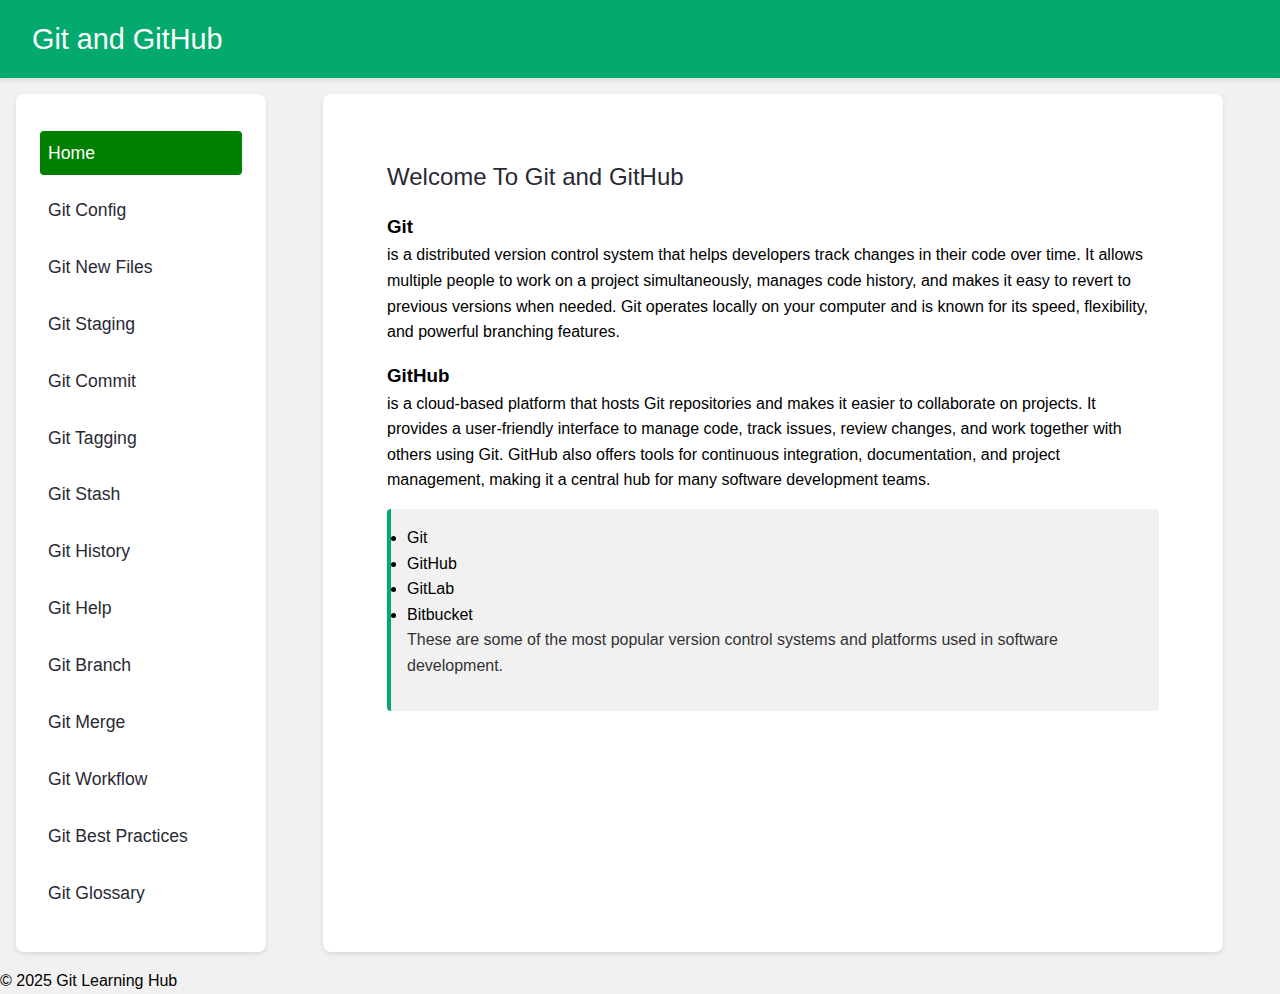
<file: index.html>
<!DOCTYPE html>
<html lang="en">
<head>
    <meta charset="UTF-8">
    <meta name="viewport" content="width=device-width, initial-scale=1.0">
    <title>Git and GitHub</title>
    <link rel="stylesheet" href="css/style1.css" />
</head>
<body>
    <div class="container">
        <header>
            <div class="logo">
                <!-- Placeholder for logo; W3Schools uses an image here -->
                <h1>Git and GitHub</h1>
            </div>
            <nav>
                <a href="#" style="color: white; text-decoration: none; margin-left: 1rem;"></a>
                <a href="#" style="color: white; text-decoration: none; margin-left: 1rem;"></a>
                <a href="#" style="color: white; text-decoration: none; margin-left: 1rem;"></a>
            </nav>
        </header>
        <div class="content">
            <nav class="sidebar">
                <ul>
                    <li><a href="index.html" class="active">Home</a></li>
                    <li><a href="html/config.html">Git Config</a></li>
                    <li><a href="html/newfile.html">Git New Files</a></li>
                    <li><a href="html/staging.html">Git Staging</a></li>
                    <li><a href="html/commit.html">Git Commit</a></li>
                    <li><a href="html/tagging.html">Git Tagging</a></li>
                    <li><a href="html/stash.html">Git Stash</a></li>
                    <li><a href="html/history.html">Git History</a></li>
                    <li><a href="html/githelp.html">Git Help</a></li>
                    <li><a href="html/branch.html">Git Branch</a></li>
                    <li><a href="html/merge.html">Git Merge</a></li>
                    <li><a href="html/workflow.html">Git Workflow</a></li>
                    <li><a href="html/best_practice.html">Git Best Practices</a></li>
                    <li><a href="html/glossary.html">Git Glossary</a></li> 
                </ul>
            </nav>
            <main class="main-body">
                <h2>Welcome To Git and GitHub</h2>
                <p><h3>Git</h3> is a distributed version control system that helps developers track changes in their code over time. 
                    It allows multiple people to work on a project simultaneously, manages code history, and makes it easy to revert to previous versions when needed. 
                    Git operates locally on your computer and is known for its speed, flexibility, and powerful branching features.  </p>

                <p><h3>GitHub</h3> is a cloud-based platform that hosts Git repositories and makes it easier to collaborate on projects. 
                    It provides a user-friendly interface to manage code, track issues, review changes, and work together with others using Git.
                    GitHub also offers tools for continuous integration, documentation, and project management, making it a central hub for many software development teams.</p>
                    <div class="example-box">
                        <li> Git </li>
                        <li> GitHub </li>
                        <li> GitLab </li>
                        <li> Bitbucket </li>
                        <p>These are some of the most popular version control systems and platforms used in software development.</p>
                    </div>
            </main>
        </div>
    </div>
     <footer>
      <p>&copy; 2025 Git Learning Hub</p>
    </footer>
</body>
</html>
</file>
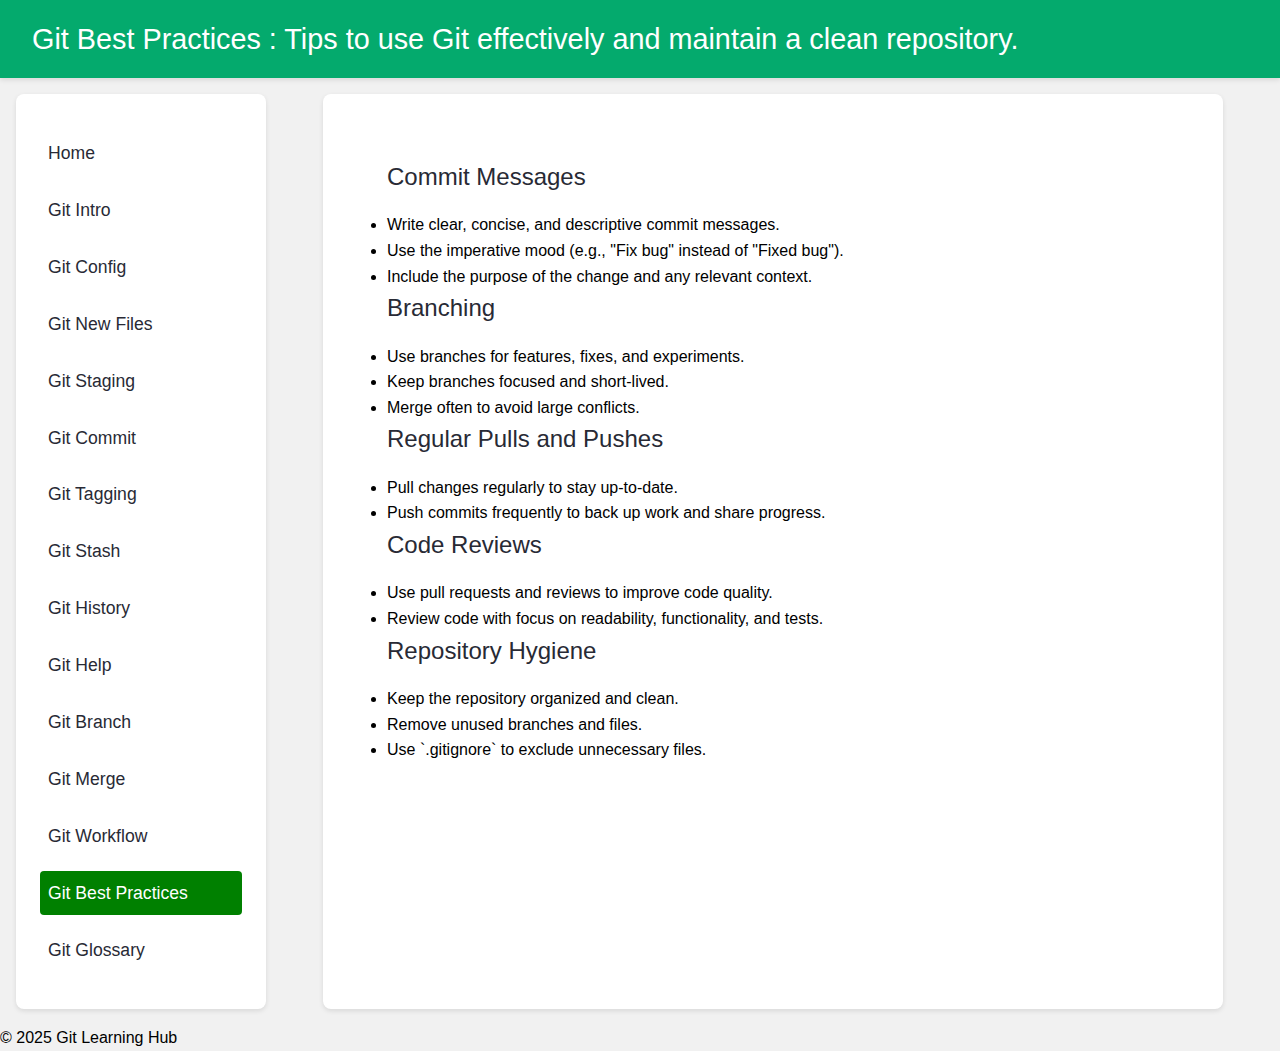
<file: html/best_practice.html>
<!DOCTYPE html>
<html lang="en">
  <head>
    <meta charset="UTF-8" />
    <meta name="viewport" content="width=device-width, initial-scale=1.0" />
    <title>Git Best Practices</title>
    <link rel="stylesheet" href="../css/style1.css" />
  </head>
  <body>
    <div class="container">
      <header>
        <div class="logo">
          <h1>
            Git Best Practices : Tips to use Git effectively and maintain a
            clean repository.
          </h1>
          <!-- <h3>Learn how to save changes to your Git repository</h3> -->
        </div>
        <nav>
          <a
            href="#"
            style="color: white; text-decoration: none; margin-left: 1rem"
          ></a>
          <a
            href="#"
            style="color: white; text-decoration: none; margin-left: 1rem"
          ></a>
          <a
            href="#"
            style="color: white; text-decoration: none; margin-left: 1rem"
          ></a>
        </nav>
      </header>
      <div class="content">
        <nav class="sidebar">
          <ul>
            <li><a href="../index.html">Home</a></li>
            <li><a href="intro.html">Git Intro</a></li>
            <li><a href="config.html">Git Config</a></li>
            <li><a href="newfile.html">Git New Files</a></li>
            <li><a href="staging.html">Git Staging</a></li>
            <li><a href="commit.html">Git Commit</a></li>
            <li><a href="tagging.html">Git Tagging</a></li>
            <li><a href="stash.html">Git Stash</a></li>
            <li><a href="history.html">Git History</a></li>
            <li><a href="githelp.html">Git Help</a></li>
            <li><a href="branch.html">Git Branch</a></li>
            <li><a href="merge.html">Git Merge</a></li>
            <li><a href="workflow.html">Git Workflow</a></li>
            <li><a href="best_practice.html" class="active">Git Best Practices</a></li>
            <li><a href="glossary.html">Git Glossary</a></li>
          </ul>
        </nav>
        <main class="main-body">
          <section>
            <h2>Commit Messages</h2>
            <ul>
              <li>Write clear, concise, and descriptive commit messages.</li>
              <li>
                Use the imperative mood (e.g., "Fix bug" instead of "Fixed
                bug").
              </li>
              <li>
                Include the purpose of the change and any relevant context.
              </li>
            </ul>
          </section>

          <section>
            <h2>Branching</h2>
            <ul>
              <li>Use branches for features, fixes, and experiments.</li>
              <li>Keep branches focused and short-lived.</li>
              <li>Merge often to avoid large conflicts.</li>
            </ul>
          </section>

          <section>
            <h2>Regular Pulls and Pushes</h2>
            <ul>
              <li>Pull changes regularly to stay up-to-date.</li>
              <li>
                Push commits frequently to back up work and share progress.
              </li>
            </ul>
          </section>

          <section>
            <h2>Code Reviews</h2>
            <ul>
              <li>Use pull requests and reviews to improve code quality.</li>
              <li>
                Review code with focus on readability, functionality, and tests.
              </li>
            </ul>
          </section>

          <section>
            <h2>Repository Hygiene</h2>
            <ul>
              <li>Keep the repository organized and clean.</li>
              <li>Remove unused branches and files.</li>
              <li>Use `.gitignore` to exclude unnecessary files.</li>
            </ul>
          </section>
        </main>
      </div>
    </div>
    <footer>
      <p>&copy; 2025 Git Learning Hub</p>
    </footer>
  </body>
</html>
</file>
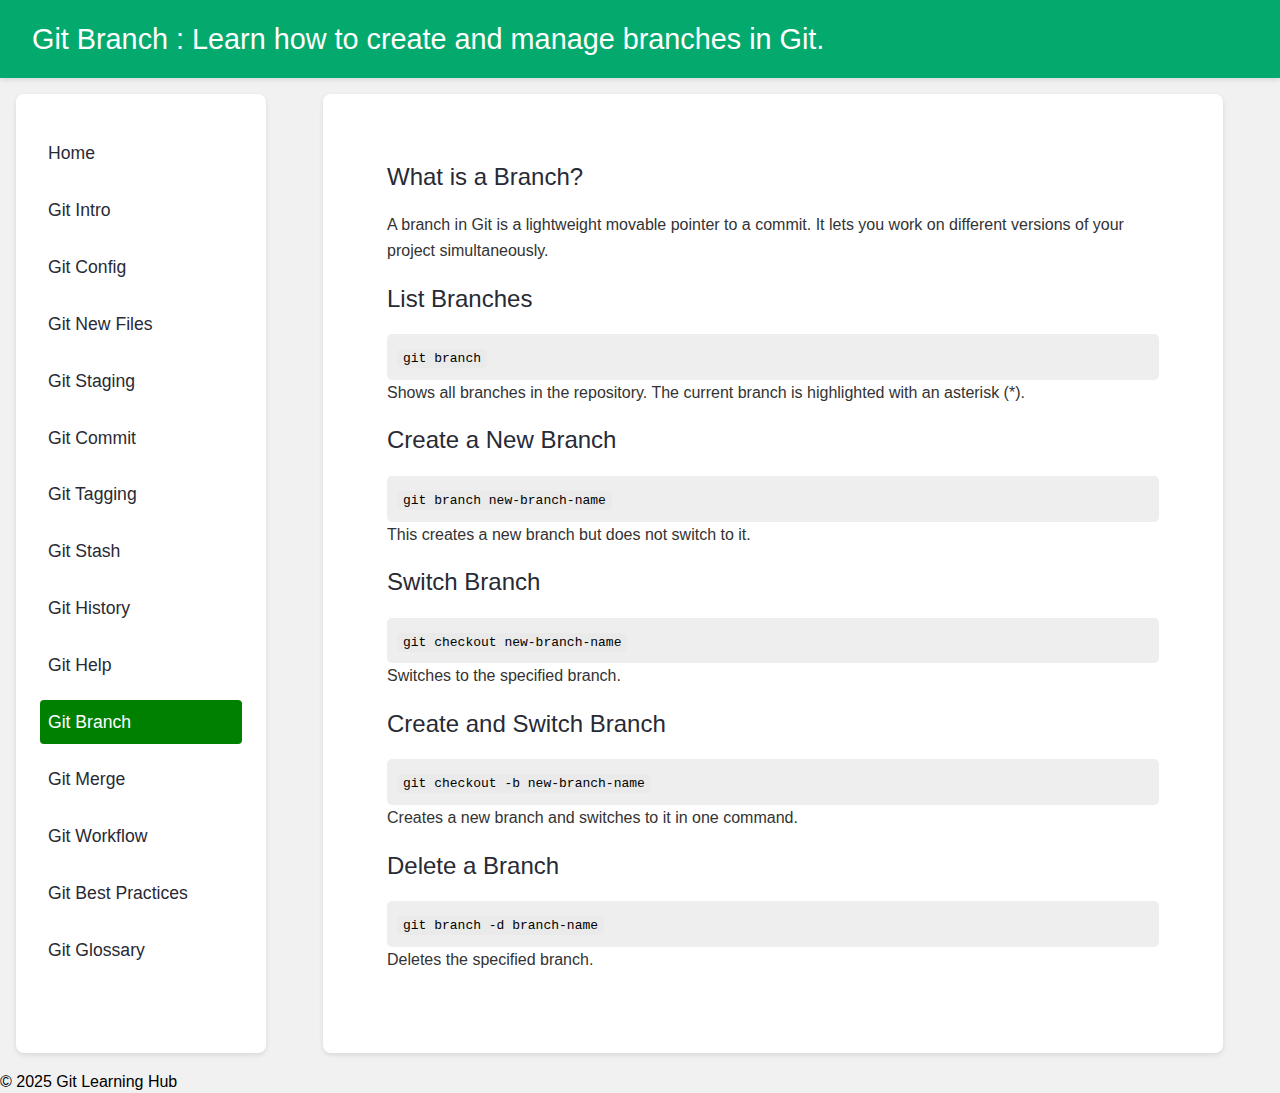
<file: html/branch.html>
<!DOCTYPE html>
<html lang="en">
  <head>
    <meta charset="UTF-8" />
    <meta name="viewport" content="width=device-width, initial-scale=1.0" />
    <title>Git Branch</title>
    <link rel="stylesheet" href="../css/style1.css" />
  </head>
  <body>
    <div class="container">
      <header>
        <div class="logo">
          <h1>Git Branch : Learn how to create and manage branches in Git.</h1>
        </div>
        <nav>
          <a
            href="#"
            style="color: white; text-decoration: none; margin-left: 1rem"
          ></a>
          <a
            href="#"
            style="color: white; text-decoration: none; margin-left: 1rem"
          ></a>
          <a
            href="#"
            style="color: white; text-decoration: none; margin-left: 1rem"
          ></a>
        </nav>
      </header>
      <div class="content">
        <nav class="sidebar">
          <ul>
            <li><a href="../index.html">Home</a></li>
            <li><a href="intro.html">Git Intro</a></li>
            <li><a href="config.html">Git Config</a></li>
            <li><a href="newfile.html">Git New Files</a></li>
            <li><a href="staging.html">Git Staging</a></li>
            <li><a href="commit.html">Git Commit</a></li>
            <li><a href="tagging.html">Git Tagging</a></li>
            <li><a href="stash.html">Git Stash</a></li>
            <li><a href="history.html">Git History</a></li>
            <li><a href="githelp.html">Git Help</a></li>
            <li><a href="branch.html" class="active">Git Branch</a></li>
            <li><a href="merge.html">Git Merge</a></li>
            <li><a href="workflow.html">Git Workflow</a></li>
            <li><a href="best_practice.html">Git Best Practices</a></li>
            <li><a href="glossary.html">Git Glossary</a></li>
          </ul>
        </nav>
        <main class="main-body">
          <section>
            <h2>What is a Branch?</h2>
            <p>
              A branch in Git is a lightweight movable pointer to a commit. It
              lets you work on different versions of your project
              simultaneously.
            </p>
          </section>

          <section>
            <h2>List Branches</h2>
            <pre><code>git branch</code></pre>
            <p>
              Shows all branches in the repository. The current branch is
              highlighted with an asterisk (*).
            </p>
          </section>

          <section>
            <h2>Create a New Branch</h2>
            <pre><code>git branch new-branch-name</code></pre>
            <p>This creates a new branch but does not switch to it.</p>
          </section>

          <section>
            <h2>Switch Branch</h2>
            <pre><code>git checkout new-branch-name</code></pre>
            <p>Switches to the specified branch.</p>
          </section>

          <section>
            <h2>Create and Switch Branch</h2>
            <pre><code>git checkout -b new-branch-name</code></pre>
            <p>Creates a new branch and switches to it in one command.</p>
          </section>

          <section>
            <h2>Delete a Branch</h2>
            <pre><code>git branch -d branch-name</code></pre>
            <p>Deletes the specified branch.</p>
          </section>
        </main>
      </div>
    </div>
    
    <footer>
      <p>&copy; 2025 Git Learning Hub</p>
    </footer>
  </body>
</html>
</file>
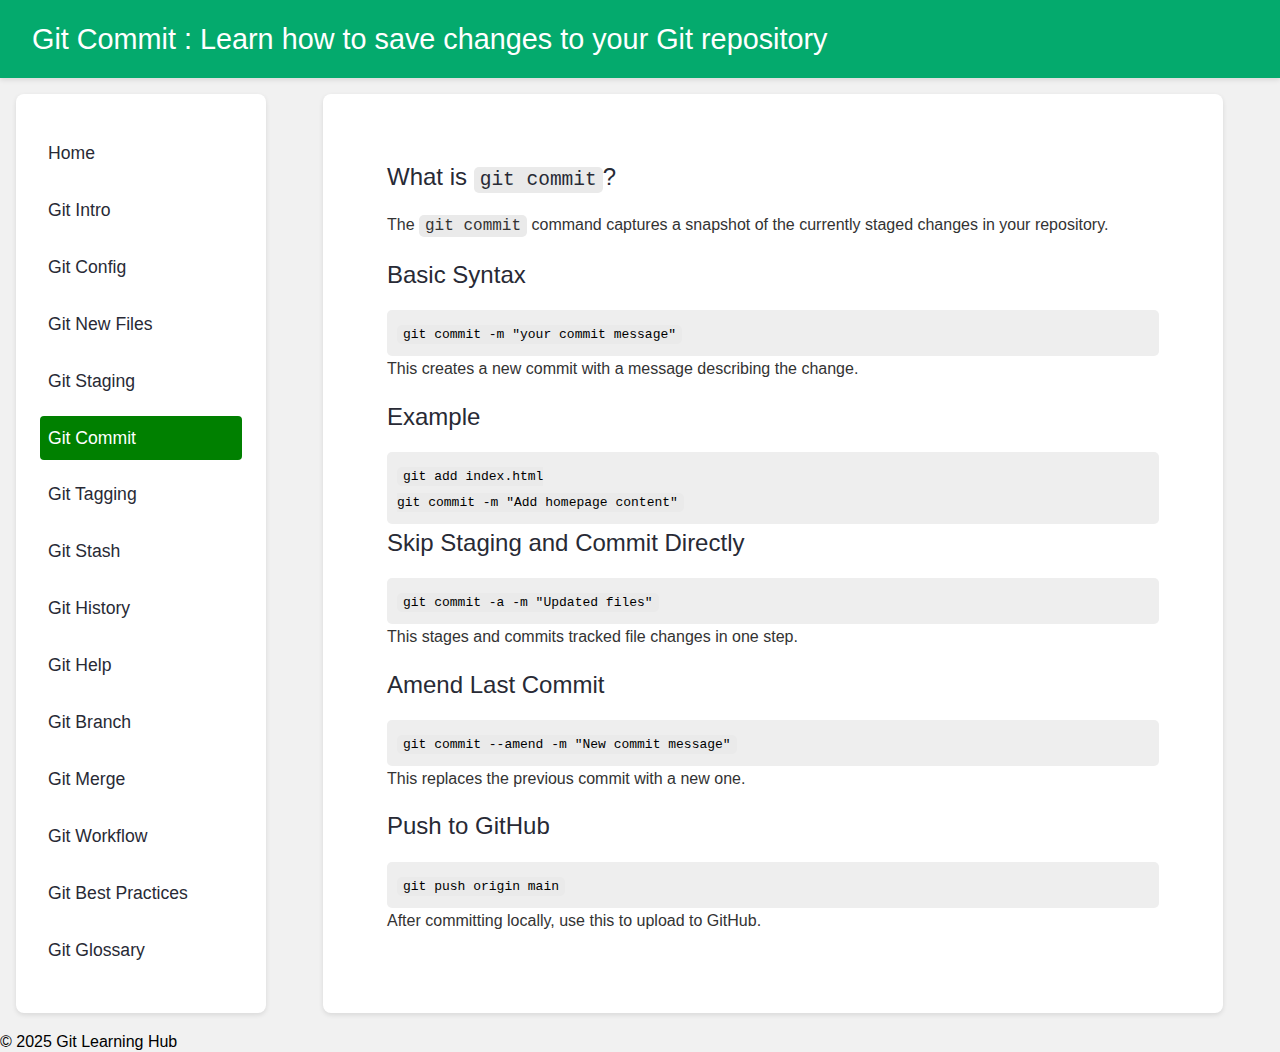
<file: html/commit.html>
<!DOCTYPE html>
<html lang="en">
  <head>
    <meta charset="UTF-8" />
    <meta name="viewport" content="width=device-width, initial-scale=1.0" />
    <title>Git Commit</title>
    <link rel="stylesheet" href="../css/style1.css" />
  </head>
  <body>
    <div class="container">
      <header>
        <div class="logo">
          <h1>Git Commit : Learn how to save changes to your Git repository</h1>
          <!-- <h3>Learn how to save changes to your Git repository</h3> -->
        </div>
        <nav>
          <a
            href="#"
            style="color: white; text-decoration: none; margin-left: 1rem"
          ></a>
          <a
            href="#"
            style="color: white; text-decoration: none; margin-left: 1rem"
          ></a>
          <a
            href="#"
            style="color: white; text-decoration: none; margin-left: 1rem"
          ></a>
        </nav>
      </header>
      <div class="content">
        <nav class="sidebar">
          <ul>
            <li><a href="../index.html">Home</a></li>
            <li><a href="intro.html">Git Intro</a></li>
            <li><a href="config.html">Git Config</a></li>
            <li><a href="newfile.html">Git New Files</a></li>
            <li><a href="staging.html">Git Staging</a></li>
            <li><a href="commit.html" class="active">Git Commit</a></li>
            <li><a href="tagging.html">Git Tagging</a></li>
            <li><a href="stash.html">Git Stash</a></li>
            <li><a href="history.html">Git History</a></li>
            <li><a href="githelp.html">Git Help</a></li>
            <li><a href="branch.html">Git Branch</a></li>
            <li><a href="merge.html">Git Merge</a></li>
            <li><a href="workflow.html">Git Workflow</a></li>
            <li><a href="best_practice.html">Git Best Practices</a></li>
            <li><a href="glossary.html">Git Glossary</a></li>
          </ul>
        </nav>
        <main class="main-body">
          <section>
            <h2>What is <code>git commit</code>?</h2>
            <p>
              The <code>git commit</code> command captures a snapshot of the
              currently staged changes in your repository.
            </p>
          </section>

          <section>
            <h2>Basic Syntax</h2>
            <pre><code>git commit -m "your commit message"</code></pre>
            <p>
              This creates a new commit with a message describing the change.
            </p>
          </section>

          <section>
            <h2>Example</h2>
            <pre><code>git add index.html
git commit -m "Add homepage content"</code></pre>
          </section>

          <section>
            <h2>Skip Staging and Commit Directly</h2>
            <pre><code>git commit -a -m "Updated files"</code></pre>
            <p>This stages and commits tracked file changes in one step.</p>
          </section>

          <section>
            <h2>Amend Last Commit</h2>
            <pre><code>git commit --amend -m "New commit message"</code></pre>
            <p>This replaces the previous commit with a new one.</p>
          </section>

          <section>
            <h2>Push to GitHub</h2>
            <pre><code>git push origin main</code></pre>
            <p>After committing locally, use this to upload to GitHub.</p>
          </section>
        </main>
      </div>
    </div>
    <footer>
      <p>&copy; 2025 Git Learning Hub</p>
    </footer>
  </body>
</html>
</file>
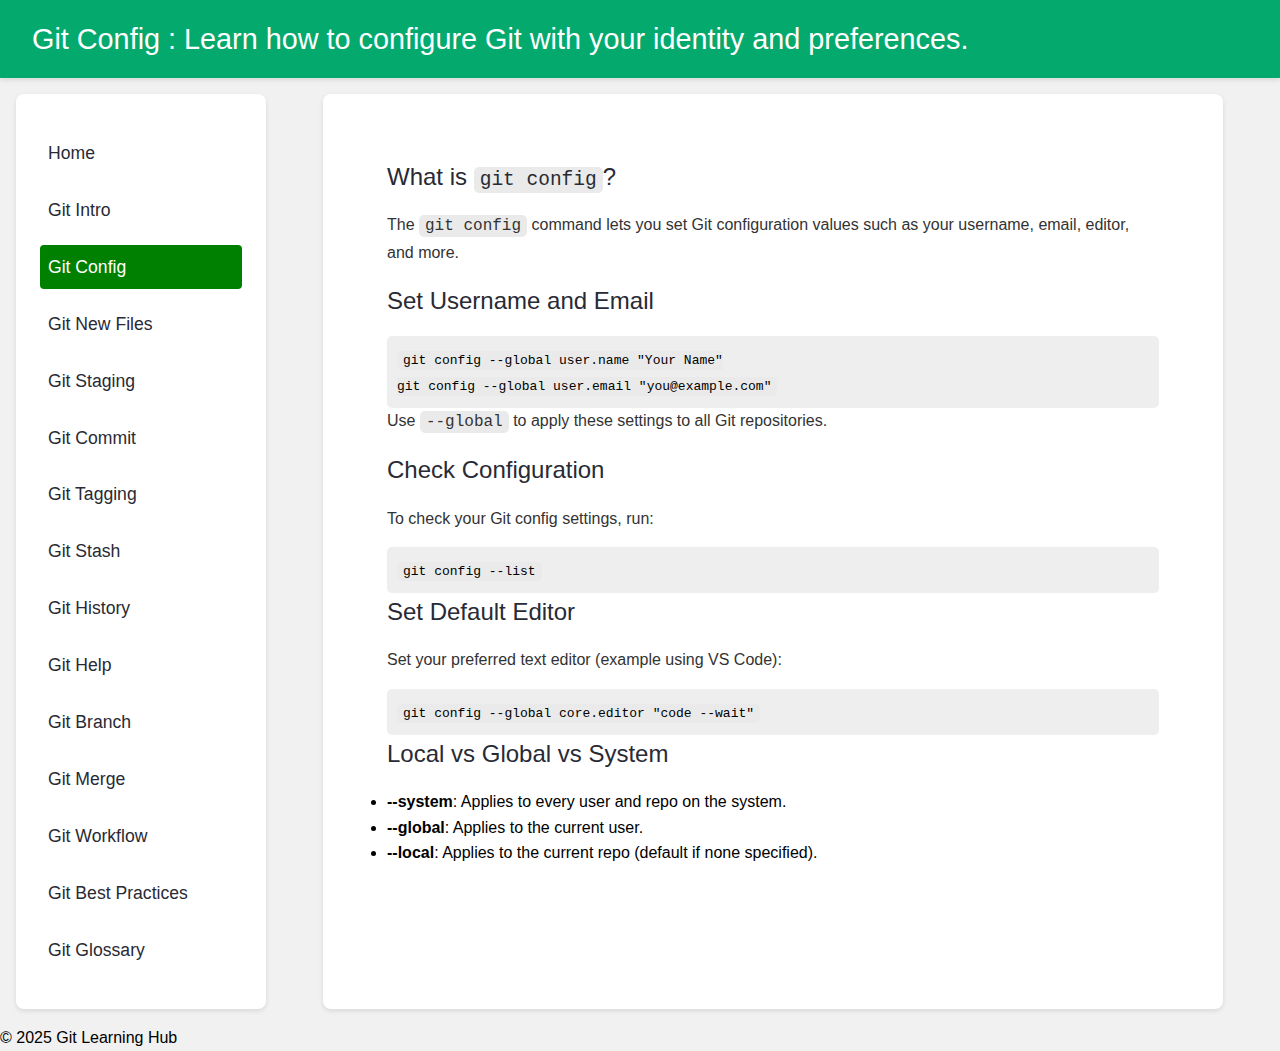
<file: html/config.html>
<!DOCTYPE html>
<html lang="en">
  <head>
    <meta charset="UTF-8" />
    <meta name="viewport" content="width=device-width, initial-scale=1.0" />
    <title>Git Config</title>
    <link rel="stylesheet" href="../css/style1.css" />
  </head>
  <body>
    <div class="container">
      <header>
        <div class="logo">
          <h1>
            Git Config : Learn how to configure Git with your identity and
            preferences.
          </h1>
        </div>
        <nav>
          <a
            href="#"
            style="color: white; text-decoration: none; margin-left: 1rem"
          ></a>
          <a
            href="#"
            style="color: white; text-decoration: none; margin-left: 1rem"
          ></a>
          <a
            href="#"
            style="color: white; text-decoration: none; margin-left: 1rem"
          ></a>
        </nav>
      </header>
      <div class="content">
        <nav class="sidebar">
          <ul>
            <li><a href="../index.html">Home</a></li>
            <li><a href="intro.html">Git Intro</a></li>
            <li><a href="config.html" class="active">Git Config</a></li>
            <li><a href="newfile.html">Git New Files</a></li>
            <li><a href="staging.html">Git Staging</a></li>
            <li><a href="commit.html">Git Commit</a></li>
            <li><a href="tagging.html">Git Tagging</a></li>
            <li><a href="stash.html">Git Stash</a></li>
            <li><a href="history.html">Git History</a></li>
            <li><a href="githelp.html">Git Help</a></li>
            <li><a href="branch.html">Git Branch</a></li>
            <li><a href="merge.html">Git Merge</a></li>
            <li><a href="workflow.html">Git Workflow</a></li>
            <li><a href="best_practice.html">Git Best Practices</a></li>
            <li><a href="glossary.html">Git Glossary</a></li>
          </ul>
        </nav>
        <main class="main-body">
          <section>
            <h2>What is <code>git config</code>?</h2>
            <p>
              The <code>git config</code> command lets you set Git configuration
              values such as your username, email, editor, and more.
            </p>
          </section>

          <section>
            <h2>Set Username and Email</h2>
            <pre><code>git config --global user.name "Your Name"
git config --global user.email "you@example.com"</code></pre>
            <p>
              Use <code>--global</code> to apply these settings to all Git
              repositories.
            </p>
          </section>

          <section>
            <h2>Check Configuration</h2>
            <p>To check your Git config settings, run:</p>
            <pre><code>git config --list</code></pre>
          </section>

          <section>
            <h2>Set Default Editor</h2>
            <p>Set your preferred text editor (example using VS Code):</p>
            <pre><code>git config --global core.editor "code --wait"</code></pre>
          </section>

          <section>
            <h2>Local vs Global vs System</h2>
            <ul>
              <li>
                <strong>--system</strong>: Applies to every user and repo on the
                system.
              </li>
              <li><strong>--global</strong>: Applies to the current user.</li>
              <li>
                <strong>--local</strong>: Applies to the current repo (default
                if none specified).
              </li>
            </ul>
          </section>
        </main>
      </div>
    </div>
    <footer>
      <p>&copy; 2025 Git Learning Hub</p>
    </footer>
  </body>
</html>
</file>
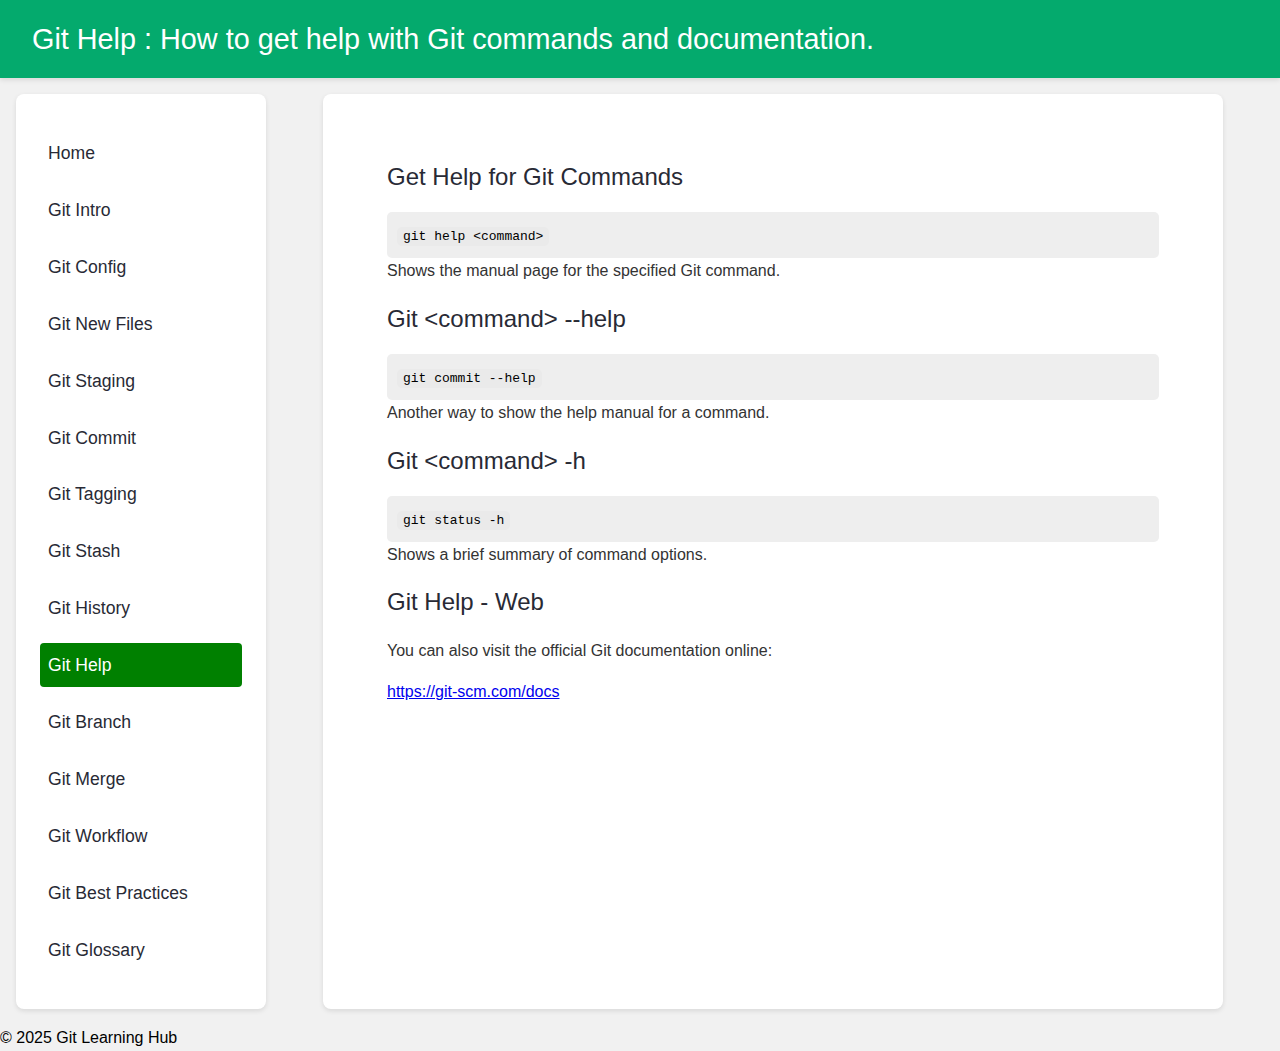
<file: html/githelp.html>
<!DOCTYPE html>
<html lang="en">
  <head>
    <meta charset="UTF-8" />
    <meta name="viewport" content="width=device-width, initial-scale=1.0" />
    <title>Git Help</title>
    <link rel="stylesheet" href="../css/style1.css" />
  </head>
  <body>
    <div class="container">
      <header>
        <div class="logo">
          <h1>
            Git Help : How to get help with Git commands and documentation.
          </h1>
        </div>
        <nav>
          <a
            href="#"
            style="color: white; text-decoration: none; margin-left: 1rem"
          ></a>
          <a
            href="#"
            style="color: white; text-decoration: none; margin-left: 1rem"
          ></a>
          <a
            href="#"
            style="color: white; text-decoration: none; margin-left: 1rem"
          ></a>
        </nav>
      </header>
      <div class="content">
        <nav class="sidebar">
          <ul>
            <li><a href="../index.html">Home</a></li>
            <li><a href="intro.html">Git Intro</a></li>
            <li><a href="config.html">Git Config</a></li>
            <li><a href="newfile.html">Git New Files</a></li>
            <li><a href="staging.html">Git Staging</a></li>
            <li><a href="commit.html">Git Commit</a></li>
            <li><a href="tagging.html">Git Tagging</a></li>
            <li><a href="stash.html">Git Stash</a></li>
            <li><a href="history.html">Git History</a></li>
            <li><a href="githelp.html" class="active">Git Help</a></li>
            <li><a href="branch.html">Git Branch</a></li>
            <li><a href="merge.html">Git Merge</a></li>
            <li><a href="workflow.html">Git Workflow</a></li>
            <li><a href="best_practice.html">Git Best Practices</a></li>
            <li><a href="glossary.html">Git Glossary</a></li>
          </ul>
        </nav>
        <main class="main-body">
          <section>
            <h2>Get Help for Git Commands</h2>
            <pre><code>git help &lt;command&gt;</code></pre>
            <p>Shows the manual page for the specified Git command.</p>
          </section>

          <section>
            <h2>Git &lt;command&gt; --help</h2>
            <pre><code>git commit --help</code></pre>
            <p>Another way to show the help manual for a command.</p>
          </section>

          <section>
            <h2>Git &lt;command&gt; -h</h2>
            <pre><code>git status -h</code></pre>
            <p>Shows a brief summary of command options.</p>
          </section>

          <section>
            <h2>Git Help - Web</h2>
            <p>You can also visit the official Git documentation online:</p>
            <a
              href="https://git-scm.com/docs"
              target="_blank"
              rel="noopener noreferrer"
              >https://git-scm.com/docs</a
            >
          </section>
        </main>
      </div>
    </div>
    <footer>
      <p>&copy; 2025 Git Learning Hub</p>
    </footer>
  </body>
</html>
</file>
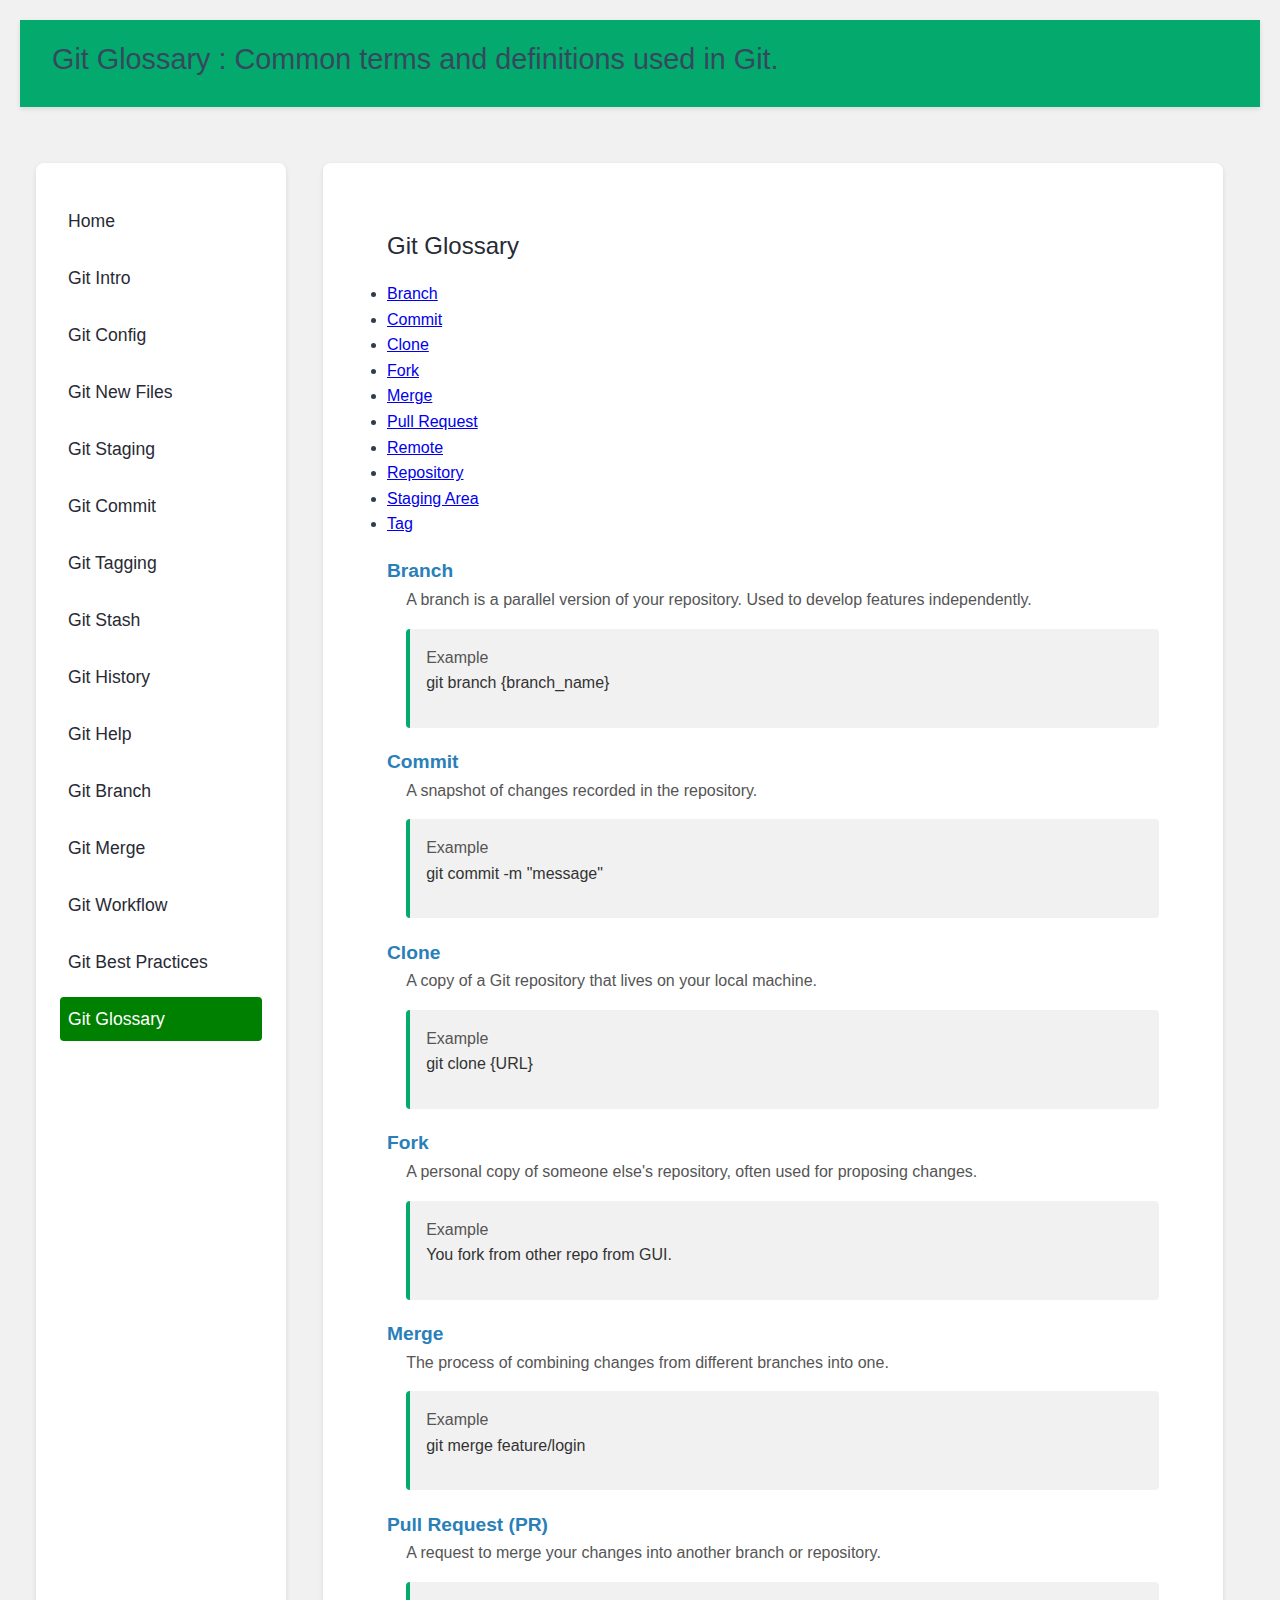
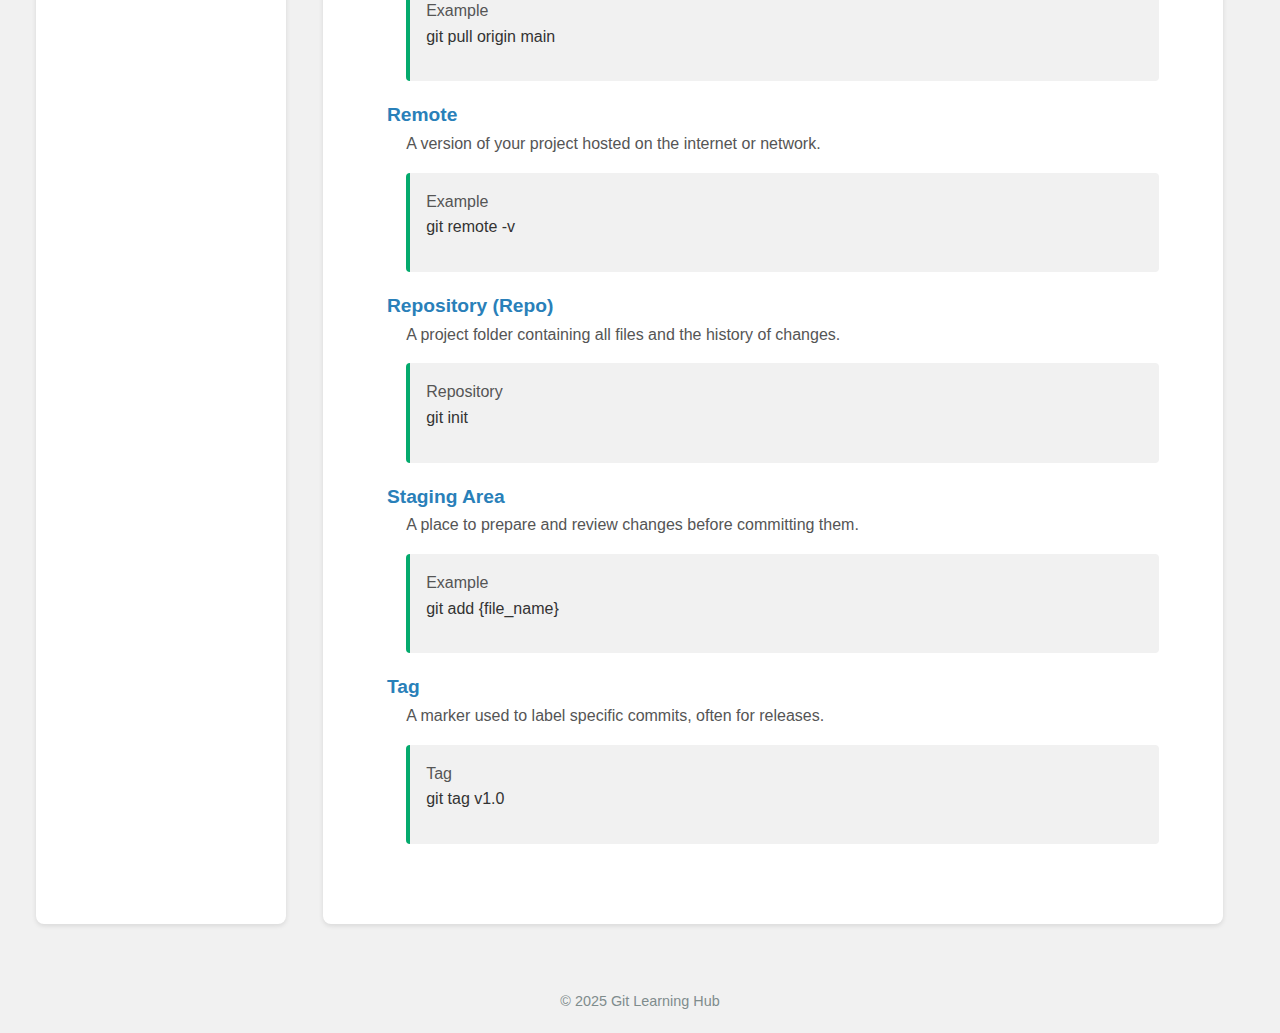
<file: html/glossary.html>
<!DOCTYPE html>
<html lang="en">
  <head>
    <meta charset="UTF-8" />
    <meta name="viewport" content="width=device-width, initial-scale=1.0" />
    <title>Git Glossary</title>
    <link rel="stylesheet" href="../css/glossarystyle.css" />
    <link rel="stylesheet" href="../css/style1.css" />
  </head>
  <body>
    <div class="container">
      <header>
        <div class="logo">
          <h1>Git Glossary : Common terms and definitions used in Git.</h1>
          <!-- <h3>Learn how to save changes to your Git repository</h3> -->
        </div>
        <nav>
          <a
            href="#"
            style="color: white; text-decoration: none; margin-left: 1rem"
          ></a>
          <a
            href="#"
            style="color: white; text-decoration: none; margin-left: 1rem"
          ></a>
          <a
            href="#"
            style="color: white; text-decoration: none; margin-left: 1rem"
          ></a>
        </nav>
      </header>
      <div class="content">
        <nav class="sidebar">
          <ul>
            <li><a href="../index.html">Home</a></li>
            <li><a href="intro.html">Git Intro</a></li>
            <li><a href="config.html">Git Config</a></li>
            <li><a href="newfile.html">Git New Files</a></li>
            <li><a href="staging.html">Git Staging</a></li>
            <li><a href="commit.html">Git Commit</a></li>
            <li><a href="tagging.html">Git Tagging</a></li>
            <li><a href="stash.html">Git Stash</a></li>
            <li><a href="history.html">Git History</a></li>
            <li><a href="githelp.html">Git Help</a></li>
            <li><a href="branch.html">Git Branch</a></li>
            <li><a href="merge.html">Git Merge</a></li>
            <li><a href="workflow.html">Git Workflow</a></li>
            <li><a href="best_practice.html">Git Best Practices</a></li>
            <li><a href="glossary.html" class="active">Git Glossary</a></li>
          </ul>
        </nav>
        <main class="main-body">

          <h2>Git Glossary</h2>
          <ul>
            <li><a href="#Branch">Branch</a></li>
            <li><a href="#Commit">Commit</a></li>
            <li><a href="#Clone">Clone</a></li>
            <li><a href="#Fork">Fork</a></li>
            <li><a href="#Merge">Merge</a></li>
            <li><a href="#Pull_Request">Pull Request</a></li>
            <li><a href="#Remote">Remote</a></li>
            <li><a href="#Repository">Repository</a></li>
            <li><a href="#Staging_Area">Staging Area</a></li>
            <li><a href="#Tag">Tag</a></li>
          </ul>


          <section>
            <dl>
              <dt id="Branch"><strong>Branch</strong></dt>
              <dd>
                A branch is a parallel version of your repository. Used to develop features independently.
                <div class="example-box">
                      <ul> Example </ul>
                        <p>git branch {branch_name}</p>
              </div>
              </dd>

              <dt id="Commit"><strong>Commit</strong></dt>
              <dd>A snapshot of changes recorded in the repository.
                <div class="example-box">
                      <ul> Example </ul>
                        <p>git commit -m "message"</p>
              </div>
              </dd>

              <dt id="Clone"><strong>Clone</strong></dt>
              <dd>
                A copy of a Git repository that lives on your local machine.
                <div class="example-box">
                      <ul> Example </ul>
                        <p>git clone {URL}</p>
              </div>
              </dd>

              <dt id="Fork"><strong>Fork</strong></dt>
              <dd>
                A personal copy of someone else's repository, often used for
                proposing changes.
                <div class="example-box">
                      <ul> Example </ul>
                        <p>You fork from other repo from GUI.</p>
              </div>
              </dd>

              <dt id="Merge"><strong>Merge</strong></dt>
              <dd>
                The process of combining changes from different branches into
                one.
                <div class="example-box">
                      <ul> Example </ul>
                        <p>git merge feature/login</p>
              </div>
              </dd>

              <dt id="Pull_Request"><strong>Pull Request (PR)</strong></dt>
              <dd>
                A request to merge your changes into another branch or
                repository.
                <div class="example-box">
                      <ul> Example </ul>
                        <p>git pull origin main</p>
              </div>
              </dd>

              <dt id="Remote"><strong>Remote</strong></dt>
              <dd>
                A version of your project hosted on the internet or network.
                <div class="example-box">
                      <ul> Example </ul>
                        <p>git remote -v</p>
              </div>
              </dd>

              <dt id="Repository"><strong>Repository (Repo)</strong></dt>
              <dd>
                A project folder containing all files and the history of
                changes.
                <div class="example-box">
                      <ul> Repository </ul>
                        <p>git init</p>
              </div>
              </dd>

              <dt id="Staging_Area"><strong>Staging Area</strong></dt>
              <dd>
                A place to prepare and review changes before committing them.
              <div class="example-box">
                      <ul> Example </ul>
                        <p>git add {file_name}</p>
              </div>
              </dd>

              <dt id="Tag"><strong>Tag</strong></dt>
              <dd>
                A marker used to label specific commits, often for releases.
                    <div class="example-box">
                      <ul> Tag </ul>
                        <p>git tag v1.0</p>
                    </div>
              </dd>
            </dl>
          </section>
        </main>
      </div>
    </div>
    <footer>
      <p>&copy; 2025 Git Learning Hub</p>
    </footer>
  </body>
</html>
</file>
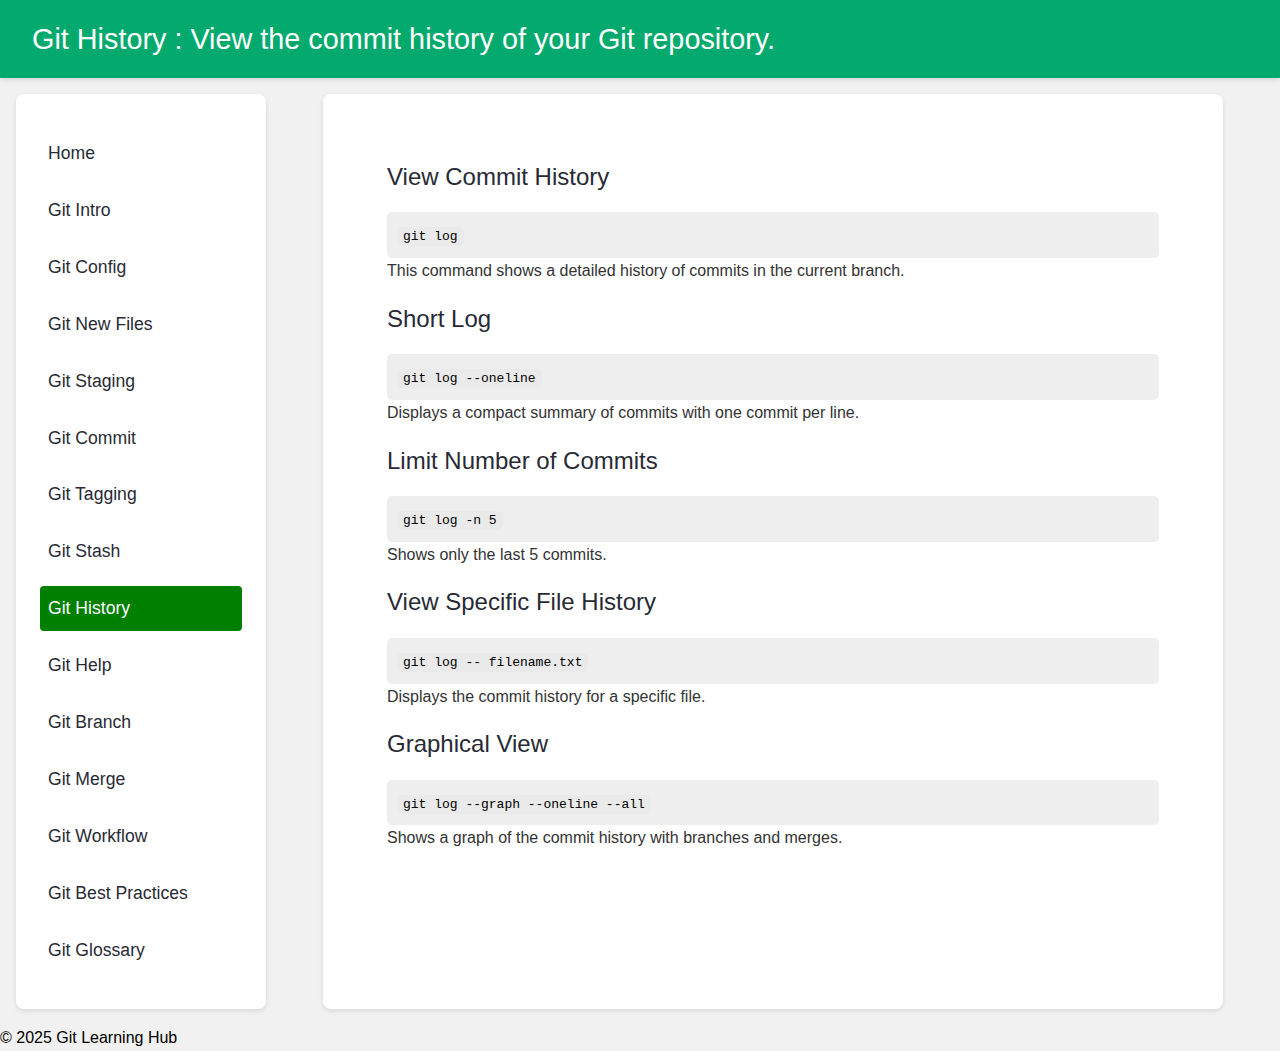
<file: html/history.html>
<!DOCTYPE html>
<html lang="en">
  <head>
    <meta charset="UTF-8" />
    <meta name="viewport" content="width=device-width, initial-scale=1.0" />
    <title>Git History</title>
    <link rel="stylesheet" href="../css/style1.css" />
  </head>
  <body>
    <div class="container">
      <header>
        <div class="logo">
          <h1>Git History : View the commit history of your Git repository.</h1>
        </div>
        <nav>
          <a
            href="#"
            style="color: white; text-decoration: none; margin-left: 1rem"
          ></a>
          <a
            href="#"
            style="color: white; text-decoration: none; margin-left: 1rem"
          ></a>
          <a
            href="#"
            style="color: white; text-decoration: none; margin-left: 1rem"
          ></a>
        </nav>
      </header>
      <div class="content">
        <nav class="sidebar">
          <ul>
            <li><a href="../index.html">Home</a></li>
            <li><a href="intro.html">Git Intro</a></li>
            <li><a href="config.html">Git Config</a></li>
            <li><a href="newfile.html">Git New Files</a></li>
            <li><a href="staging.html">Git Staging</a></li>
            <li><a href="commit.html">Git Commit</a></li>
            <li><a href="tagging.html">Git Tagging</a></li>
            <li><a href="stash.html">Git Stash</a></li>
            <li><a href="history.html" class="active">Git History</a></li>
            <li><a href="githelp.html">Git Help</a></li>
            <li><a href="branch.html">Git Branch</a></li>
            <li><a href="merge.html">Git Merge</a></li>
            <li><a href="workflow.html">Git Workflow</a></li>
            <li><a href="best_practice.html">Git Best Practices</a></li>
            <li><a href="glossary.html">Git Glossary</a></li>
          </ul>
        </nav>
        <main class="main-body">
          <section>
            <h2>View Commit History</h2>
            <pre><code>git log</code></pre>
            <p>
              This command shows a detailed history of commits in the current
              branch.
            </p>
          </section>

          <section>
            <h2>Short Log</h2>
            <pre><code>git log --oneline</code></pre>
            <p>
              Displays a compact summary of commits with one commit per line.
            </p>
          </section>

          <section>
            <h2>Limit Number of Commits</h2>
            <pre><code>git log -n 5</code></pre>
            <p>Shows only the last 5 commits.</p>
          </section>

          <section>
            <h2>View Specific File History</h2>
            <pre><code>git log -- filename.txt</code></pre>
            <p>Displays the commit history for a specific file.</p>
          </section>

          <section>
            <h2>Graphical View</h2>
            <pre><code>git log --graph --oneline --all</code></pre>
            <p>Shows a graph of the commit history with branches and merges.</p>
          </section>
        </main>
      </div>
    </div>
    <footer>
      <p>&copy; 2025 Git Learning Hub</p>
    </footer>
  </body>
</html>
</file>
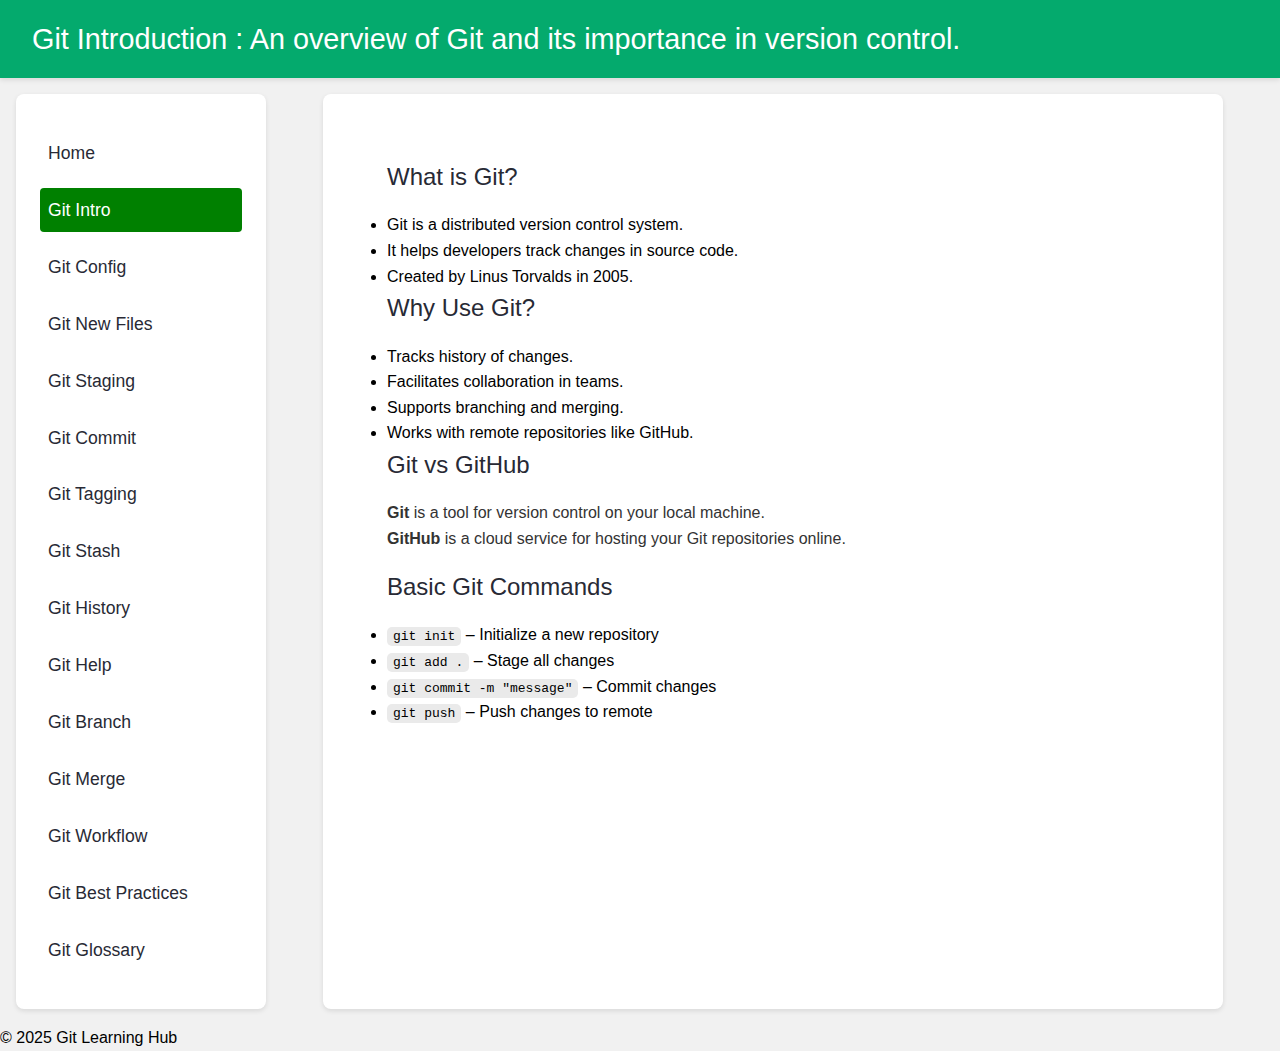
<file: html/intro.html>
<!DOCTYPE html>
<html lang="en">
  <head>
    <meta charset="UTF-8" />
    <meta name="viewport" content="width=device-width, initial-scale=1.0" />
    <title>Git Introduction</title>
    <link rel="stylesheet" href="../css/style1.css" />
  </head>
  <body>
    <div class="container">
      <header>
        <div class="logo">
          <h1>
            Git Introduction : An overview of Git and its importance in version
            control.
          </h1>
        </div>
        <nav>
          <a
            href="#"
            style="color: white; text-decoration: none; margin-left: 1rem"
          ></a>
          <a
            href="#"
            style="color: white; text-decoration: none; margin-left: 1rem"
          ></a>
          <a
            href="#"
            style="color: white; text-decoration: none; margin-left: 1rem"
          ></a>
        </nav>
      </header>
      <div class="content">
        <nav class="sidebar">
          <ul>
            <li><a href="../index.html">Home</a></li>
            <li><a href="intro.html" class="active">Git Intro</a></li>
            <li><a href="config.html">Git Config</a></li>
            <li><a href="newfile.html">Git New Files</a></li>
            <li><a href="staging.html">Git Staging</a></li>
            <li><a href="commit.html">Git Commit</a></li>
            <li><a href="tagging.html">Git Tagging</a></li>
            <li><a href="stash.html">Git Stash</a></li>
            <li><a href="history.html">Git History</a></li>
            <li><a href="githelp.html">Git Help</a></li>
            <li><a href="branch.html">Git Branch</a></li>
            <li><a href="merge.html">Git Merge</a></li>
            <li><a href="workflow.html">Git Workflow</a></li>
            <li><a href="best_practice.html">Git Best Practices</a></li>
            <li><a href="glossary.html">Git Glossary</a></li>
          </ul>
        </nav>
        <main class="main-body">
          <section>
            <h2>What is Git?</h2>
            <ul>
              <li>Git is a distributed version control system.</li>
              <li>It helps developers track changes in source code.</li>
              <li>Created by Linus Torvalds in 2005.</li>
            </ul>
          </section>

          <section>
            <h2>Why Use Git?</h2>
            <ul>
              <li>Tracks history of changes.</li>
              <li>Facilitates collaboration in teams.</li>
              <li>Supports branching and merging.</li>
              <li>Works with remote repositories like GitHub.</li>
            </ul>
          </section>

          <section>
            <h2>Git vs GitHub</h2>
            <p>
              <strong>Git</strong> is a tool for version control on your local
              machine.<br />
              <strong>GitHub</strong> is a cloud service for hosting your Git
              repositories online.
            </p>
          </section>

          <section>
            <h2>Basic Git Commands</h2>
            <ul>
              <li><code>git init</code> – Initialize a new repository</li>
              <li><code>git add .</code> – Stage all changes</li>
              <li><code>git commit -m "message"</code> – Commit changes</li>
              <li><code>git push</code> – Push changes to remote</li>
            </ul>
          </section>
        </main>
      </div>
    </div>
    <footer>
      <p>&copy; 2025 Git Learning Hub</p>
    </footer>
  </body>
</html>
</file>
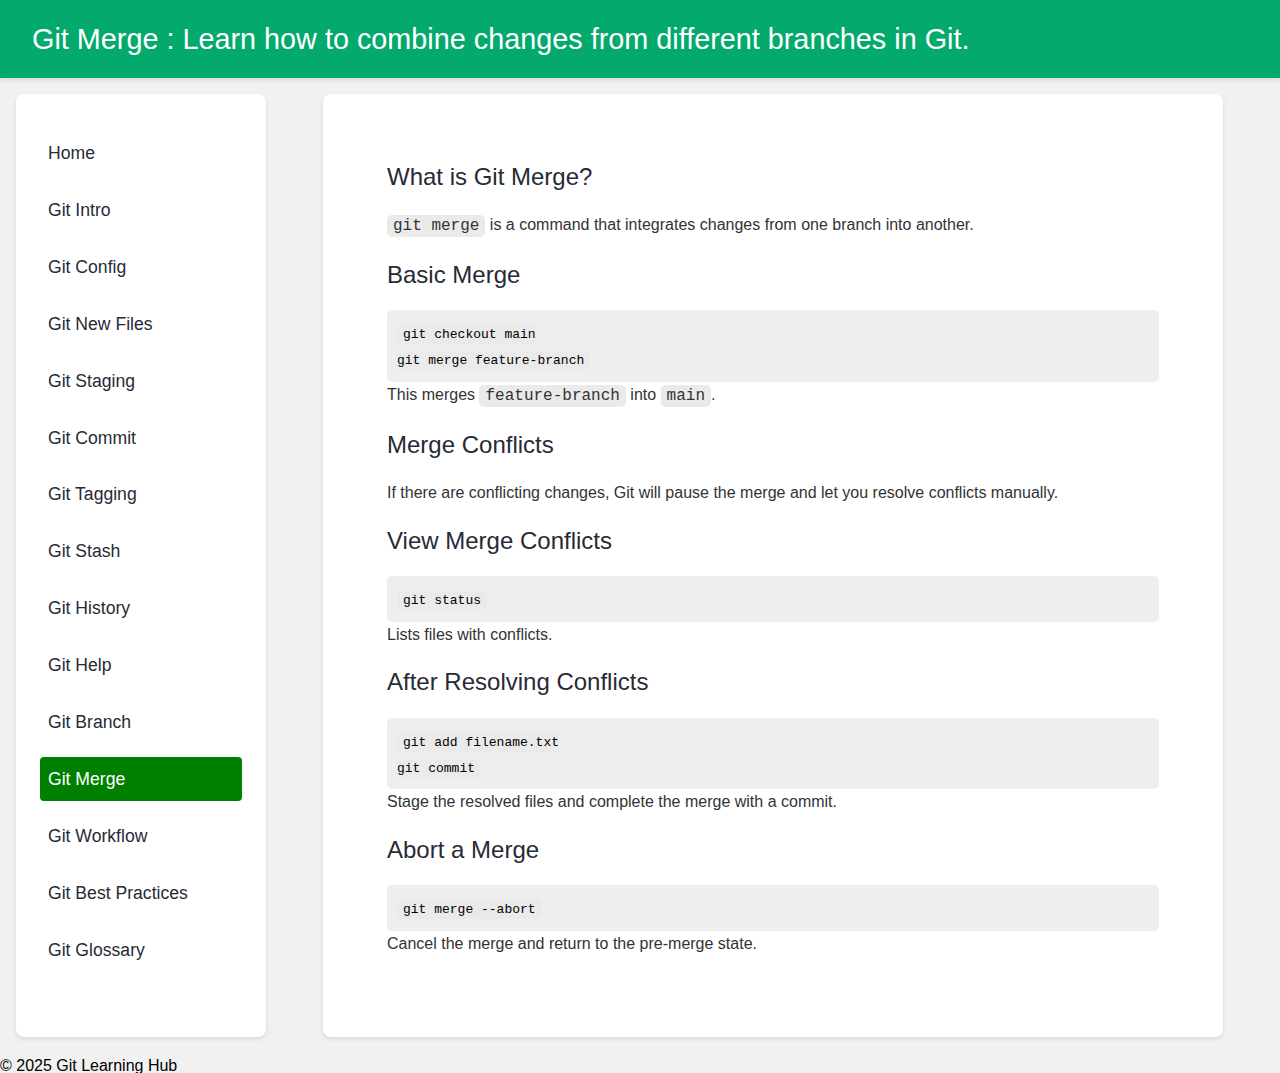
<file: html/merge.html>
<!DOCTYPE html>
<html lang="en">
  <head>
    <meta charset="UTF-8" />
    <meta name="viewport" content="width=device-width, initial-scale=1.0" />
    <title>Git Merge</title>
    <link rel="stylesheet" href="../css/style1.css" />
  </head>
  <body>
    <div class="container">
      <header>
        <div class="logo">
          <h1>
            Git Merge : Learn how to combine changes from different branches in
            Git.
          </h1>
        </div>
        <nav>
          <a
            href="#"
            style="color: white; text-decoration: none; margin-left: 1rem"
          ></a>
          <a
            href="#"
            style="color: white; text-decoration: none; margin-left: 1rem"
          ></a>
          <a
            href="#"
            style="color: white; text-decoration: none; margin-left: 1rem"
          ></a>
        </nav>
      </header>
      <div class="content">
        <nav class="sidebar">
          <ul>
            <li><a href="../index.html">Home</a></li>
            <li><a href="intro.html">Git Intro</a></li>
            <li><a href="config.html">Git Config</a></li>
            <li><a href="newfile.html">Git New Files</a></li>
            <li><a href="staging.html">Git Staging</a></li>
            <li><a href="commit.html">Git Commit</a></li>
            <li><a href="tagging.html">Git Tagging</a></li>
            <li><a href="stash.html">Git Stash</a></li>
            <li><a href="history.html">Git History</a></li>
            <li><a href="githelp.html">Git Help</a></li>
            <li><a href="branch.html">Git Branch</a></li>
            <li><a href="merge.html" class="active">Git Merge</a></li>
            <li><a href="workflow.html">Git Workflow</a></li>
            <li><a href="best_practice.html">Git Best Practices</a></li>
            <li><a href="glossary.html">Git Glossary</a></li>
          </ul>
        </nav>
        <main class="main-body">
          <section>
            <h2>What is Git Merge?</h2>
            <p>
              <code>git merge</code> is a command that integrates changes from
              one branch into another.
            </p>
          </section>

          <section>
            <h2>Basic Merge</h2>
            <pre><code>git checkout main
git merge feature-branch</code></pre>
            <p>
              This merges <code>feature-branch</code> into <code>main</code>.
            </p>
          </section>

          <section>
            <h2>Merge Conflicts</h2>
            <p>
              If there are conflicting changes, Git will pause the merge and let
              you resolve conflicts manually.
            </p>
          </section>

          <section>
            <h2>View Merge Conflicts</h2>
            <pre><code>git status</code></pre>
            <p>Lists files with conflicts.</p>
          </section>

          <section>
            <h2>After Resolving Conflicts</h2>
            <pre><code>git add filename.txt
git commit</code></pre>
            <p>
              Stage the resolved files and complete the merge with a commit.
            </p>
          </section>

          <section>
            <h2>Abort a Merge</h2>
            <pre><code>git merge --abort</code></pre>
            <p>Cancel the merge and return to the pre-merge state.</p>
          </section>
        </main>
      </div>
    </div>
    <footer>
      <p>&copy; 2025 Git Learning Hub</p>
    </footer>
  </body>
</html>
</file>
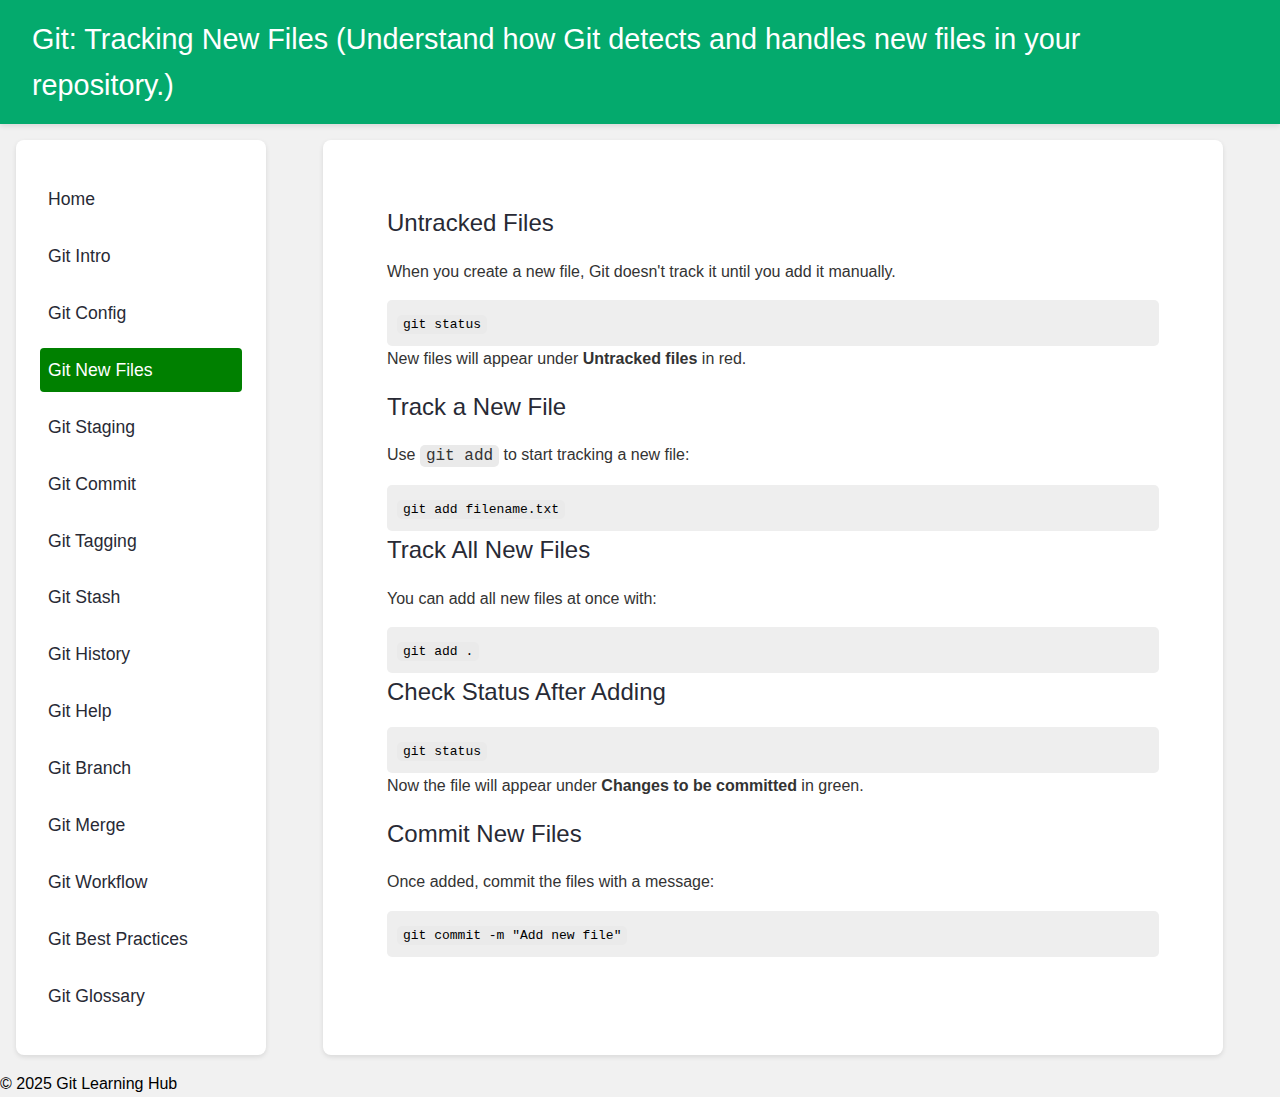
<file: html/newfile.html>
<!DOCTYPE html>
<html lang="en">
  <head>
    <meta charset="UTF-8" />
    <meta name="viewport" content="width=device-width, initial-scale=1.0" />
    <title>Git - New Files</title>
    <link rel="stylesheet" href="../css/style1.css" />
  </head>
  <body>
    <div class="container">
      <header>
        <div class="logo">
          <h1>
            Git: Tracking New Files (Understand how Git detects and handles new
            files in your repository.)
          </h1>
        </div>
        <nav>
          <a
            href="#"
            style="color: white; text-decoration: none; margin-left: 1rem"
          ></a>
          <a
            href="#"
            style="color: white; text-decoration: none; margin-left: 1rem"
          ></a>
          <a
            href="#"
            style="color: white; text-decoration: none; margin-left: 1rem"
          ></a>
        </nav>
      </header>
      <div class="content">
        <nav class="sidebar">
          <ul>
            <li><a href="../index.html">Home</a></li>
            <li><a href="intro.html">Git Intro</a></li>
            <li><a href="config.html">Git Config</a></li>
            <li><a href="newfile.html" class="active">Git New Files</a></li>
            <li><a href="staging.html">Git Staging</a></li>
            <li><a href="commit.html">Git Commit</a></li>
            <li><a href="tagging.html">Git Tagging</a></li>
            <li><a href="stash.html">Git Stash</a></li>
            <li><a href="history.html">Git History</a></li>
            <li><a href="githelp.html">Git Help</a></li>
            <li><a href="branch.html">Git Branch</a></li>
            <li><a href="merge.html">Git Merge</a></li>
            <li><a href="workflow.html">Git Workflow</a></li>
            <li><a href="best_practice.html">Git Best Practices</a></li>
            <li><a href="glossary.html">Git Glossary</a></li>
          </ul>
        </nav>
        <main class="main-body">
          <section>
            <h2>Untracked Files</h2>
            <p>
              When you create a new file, Git doesn't track it until you add it
              manually.
            </p>
            <pre><code>git status</code></pre>
            <p>
              New files will appear under <strong>Untracked files</strong> in
              red.
            </p>
          </section>

          <section>
            <h2>Track a New File</h2>
            <p>Use <code>git add</code> to start tracking a new file:</p>
            <pre><code>git add filename.txt</code></pre>
          </section>

          <section>
            <h2>Track All New Files</h2>
            <p>You can add all new files at once with:</p>
            <pre><code>git add .</code></pre>
          </section>

          <section>
            <h2>Check Status After Adding</h2>
            <pre><code>git status</code></pre>
            <p>
              Now the file will appear under
              <strong>Changes to be committed</strong> in green.
            </p>
          </section>

          <section>
            <h2>Commit New Files</h2>
            <p>Once added, commit the files with a message:</p>
            <pre><code>git commit -m "Add new file"</code></pre>
          </section>
        </main>
      </div>
    </div>
    <footer>
      <p>&copy; 2025 Git Learning Hub</p>
    </footer>
  </body>
</html>
</file>
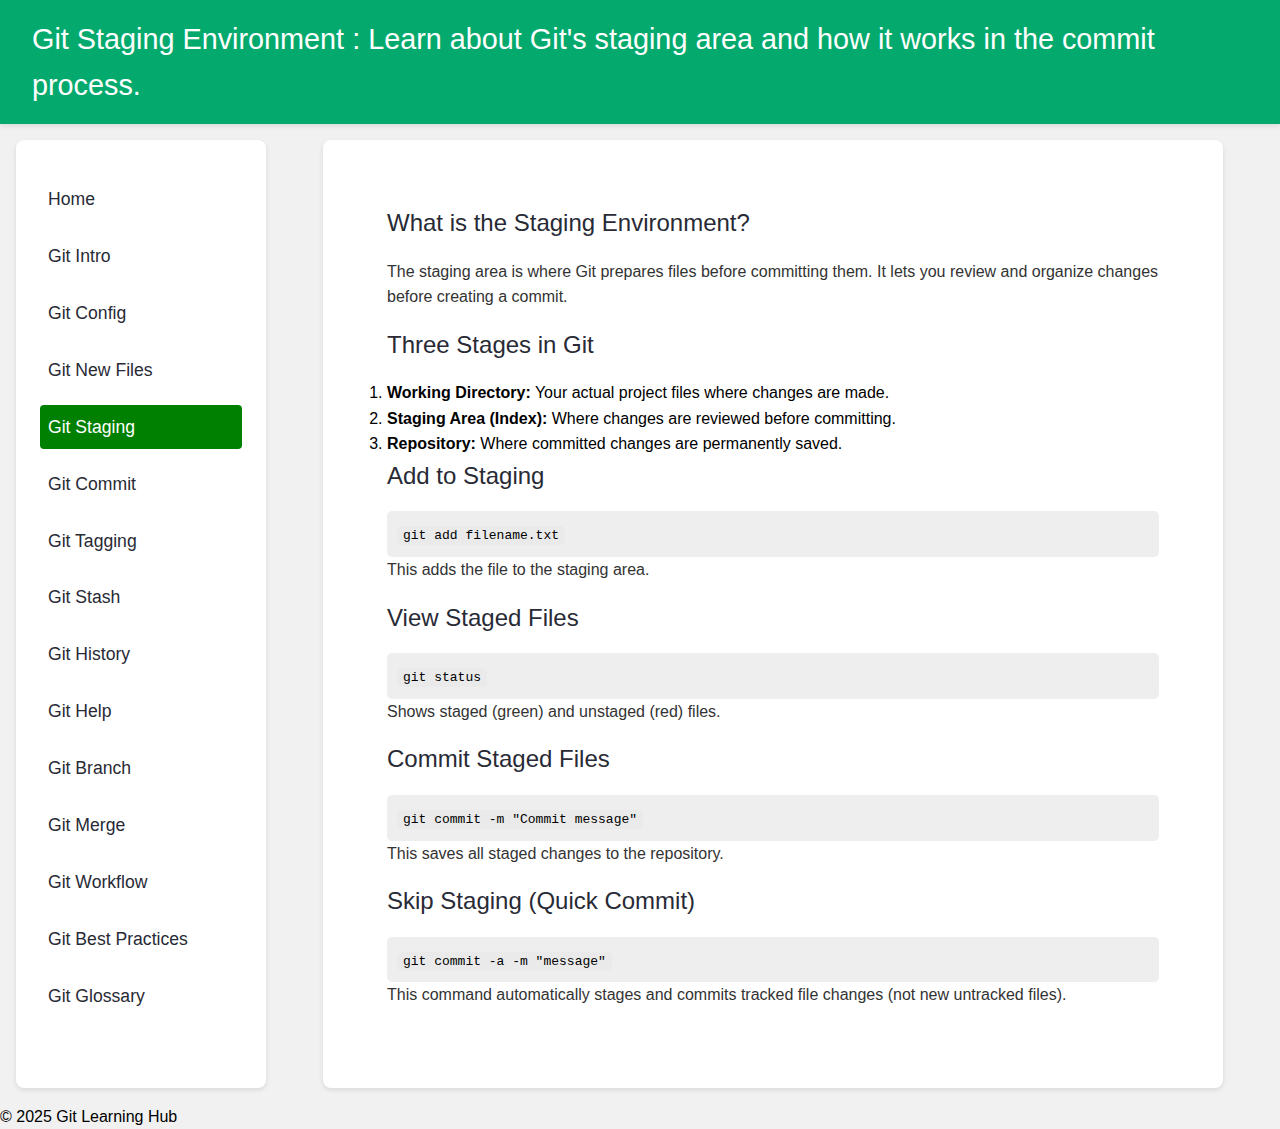
<file: html/staging.html>
<!DOCTYPE html>
<html lang="en">
  <head>
    <meta charset="UTF-8" />
    <meta name="viewport" content="width=device-width, initial-scale=1.0" />
    <title>Git Staging Environment</title>
    <link rel="stylesheet" href="../css/style1.css" />
  </head>
  <body>
    <div class="container">
      <header>
        <div class="logo">
          <h1>
            Git Staging Environment : Learn about Git's staging area and how it
            works in the commit process.
          </h1>
          <!-- <h3>Learn how to save changes to your Git repository</h3> -->
        </div>
        <nav>
          <a
            href="#"
            style="color: white; text-decoration: none; margin-left: 1rem"
          ></a>
          <a
            href="#"
            style="color: white; text-decoration: none; margin-left: 1rem"
          ></a>
          <a
            href="#"
            style="color: white; text-decoration: none; margin-left: 1rem"
          ></a>
        </nav>
      </header>
      <div class="content">
        <nav class="sidebar">
          <ul>
            <li><a href="../index.html">Home</a></li>
            <li><a href="intro.html">Git Intro</a></li>
            <li><a href="config.html">Git Config</a></li>
            <li><a href="newfile.html">Git New Files</a></li>
            <li><a href="staging.html" class="active">Git Staging</a></li>
            <li><a href="commit.html">Git Commit</a></li>
            <li><a href="tagging.html">Git Tagging</a></li>
            <li><a href="stash.html">Git Stash</a></li>
            <li><a href="history.html">Git History</a></li>
            <li><a href="githelp.html">Git Help</a></li>
            <li><a href="branch.html">Git Branch</a></li>
            <li><a href="merge.html">Git Merge</a></li>
            <li><a href="workflow.html">Git Workflow</a></li>
            <li><a href="best_practice.html">Git Best Practices</a></li>
            <li><a href="glossary.html">Git Glossary</a></li>
          </ul>
        </nav>
        <main class="main-body">
          <section>
            <h2>What is the Staging Environment?</h2>
            <p>
              The staging area is where Git prepares files before committing
              them. It lets you review and organize changes before creating a
              commit.
            </p>
          </section>

          <section>
            <h2>Three Stages in Git</h2>
            <ol>
              <li>
                <strong>Working Directory:</strong> Your actual project files
                where changes are made.
              </li>
              <li>
                <strong>Staging Area (Index):</strong> Where changes are
                reviewed before committing.
              </li>
              <li>
                <strong>Repository:</strong> Where committed changes are
                permanently saved.
              </li>
            </ol>
          </section>

          <section>
            <h2>Add to Staging</h2>
            <pre><code>git add filename.txt</code></pre>
            <p>This adds the file to the staging area.</p>
          </section>

          <section>
            <h2>View Staged Files</h2>
            <pre><code>git status</code></pre>
            <p>Shows staged (green) and unstaged (red) files.</p>
          </section>

          <section>
            <h2>Commit Staged Files</h2>
            <pre><code>git commit -m "Commit message"</code></pre>
            <p>This saves all staged changes to the repository.</p>
          </section>

          <section>
            <h2>Skip Staging (Quick Commit)</h2>
            <pre><code>git commit -a -m "message"</code></pre>
            <p>
              This command automatically stages and commits tracked file changes
              (not new untracked files).
            </p>
          </section>
        </main>
      </div>
    </div>
    <footer>
      <p>&copy; 2025 Git Learning Hub</p>
    </footer>
  </body>
</html>
</file>
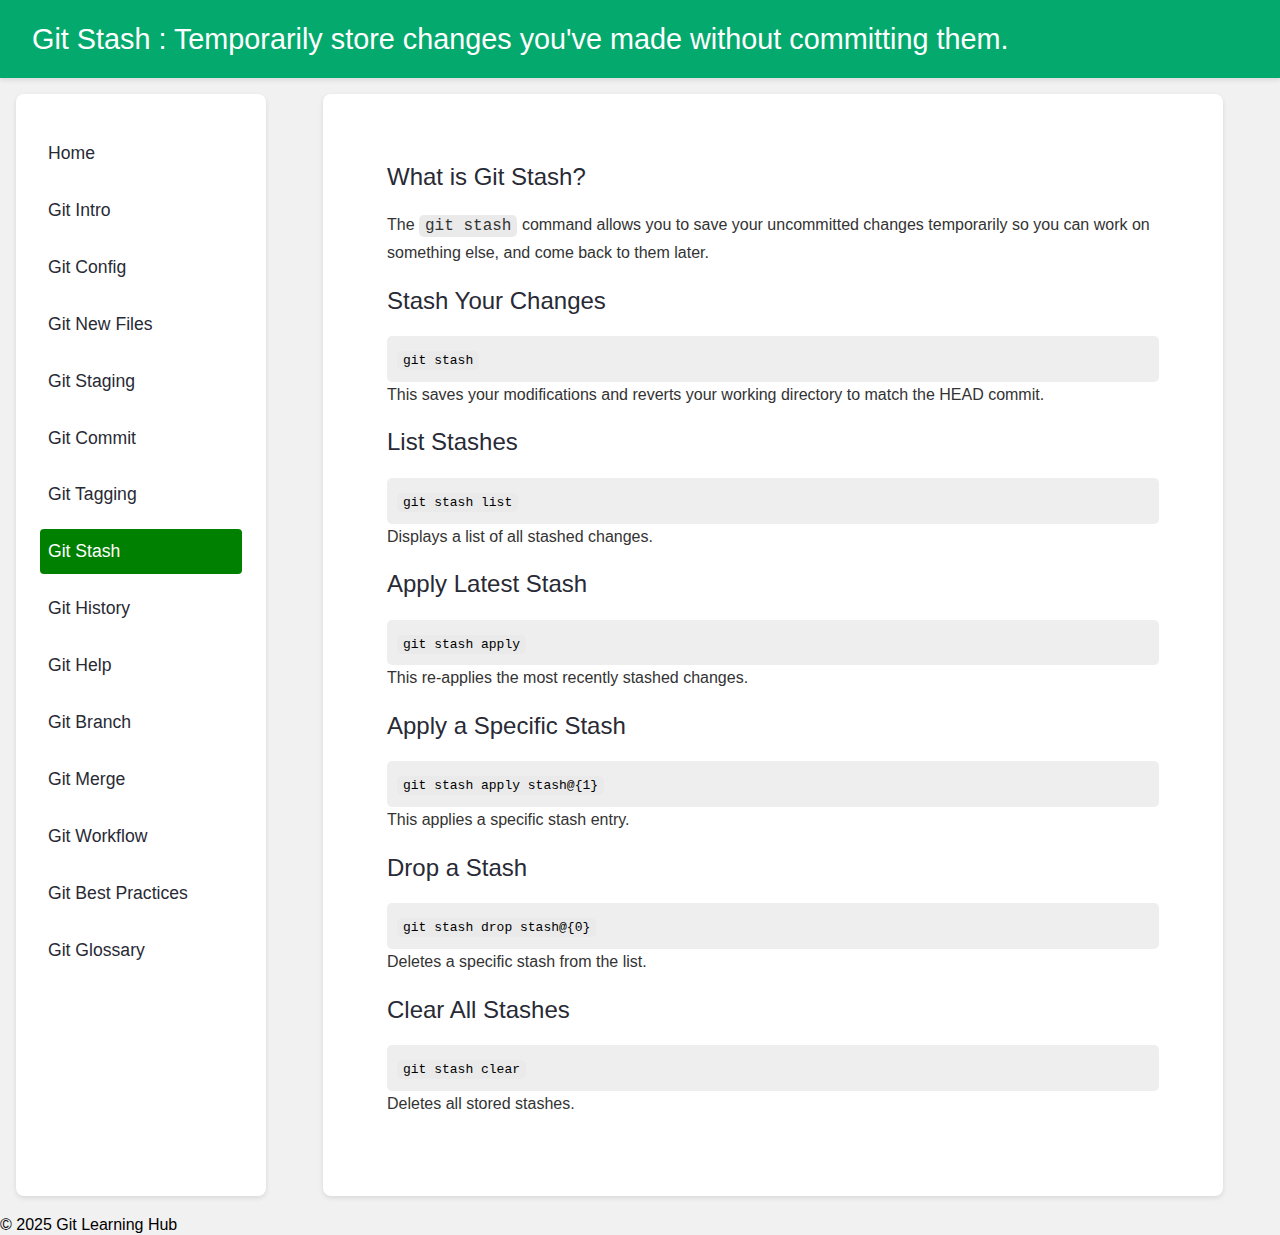
<file: html/stash.html>
<!DOCTYPE html>
<html lang="en">
  <head>
    <meta charset="UTF-8" />
    <meta name="viewport" content="width=device-width, initial-scale=1.0" />
    <title>Git Stash</title>
    <link rel="stylesheet" href="../css/style1.css" />
  </head>
  <body>
    <div class="container">
      <header>
        <div class="logo">
          <h1>
            Git Stash : Temporarily store changes you've made without committing
            them.
          </h1>
          <!-- <h3>Learn how to save changes to your Git repository</h3> -->
        </div>
        <nav>
          <a
            href="#"
            style="color: white; text-decoration: none; margin-left: 1rem"
          ></a>
          <a
            href="#"
            style="color: white; text-decoration: none; margin-left: 1rem"
          ></a>
          <a
            href="#"
            style="color: white; text-decoration: none; margin-left: 1rem"
          ></a>
        </nav>
      </header>
      <div class="content">
        <nav class="sidebar">
          <ul>
            <li><a href="../index.html">Home</a></li>
            <li><a href="intro.html">Git Intro</a></li>
            <li><a href="config.html">Git Config</a></li>
            <li><a href="newfile.html">Git New Files</a></li>
            <li><a href="staging.html">Git Staging</a></li>
            <li><a href="commit.html">Git Commit</a></li>
            <li><a href="tagging.html">Git Tagging</a></li>
            <li><a href="stash.html" class="active">Git Stash</a></li>
            <li><a href="history.html">Git History</a></li>
            <li><a href="githelp.html">Git Help</a></li>
            <li><a href="branch.html">Git Branch</a></li>
            <li><a href="merge.html">Git Merge</a></li>
            <li><a href="workflow.html">Git Workflow</a></li>
            <li><a href="best_practice.html">Git Best Practices</a></li>
            <li><a href="glossary.html">Git Glossary</a></li>
          </ul>
        </nav>
        <main class="main-body">
          <section>
            <h2>What is Git Stash?</h2>
            <p>
              The <code>git stash</code> command allows you to save your
              uncommitted changes temporarily so you can work on something else,
              and come back to them later.
            </p>
          </section>

          <section>
            <h2>Stash Your Changes</h2>
            <pre><code>git stash</code></pre>
            <p>
              This saves your modifications and reverts your working directory
              to match the HEAD commit.
            </p>
          </section>

          <section>
            <h2>List Stashes</h2>
            <pre><code>git stash list</code></pre>
            <p>Displays a list of all stashed changes.</p>
          </section>

          <section>
            <h2>Apply Latest Stash</h2>
            <pre><code>git stash apply</code></pre>
            <p>This re-applies the most recently stashed changes.</p>
          </section>

          <section>
            <h2>Apply a Specific Stash</h2>
            <pre><code>git stash apply stash@{1}</code></pre>
            <p>This applies a specific stash entry.</p>
          </section>

          <section>
            <h2>Drop a Stash</h2>
            <pre><code>git stash drop stash@{0}</code></pre>
            <p>Deletes a specific stash from the list.</p>
          </section>

          <section>
            <h2>Clear All Stashes</h2>
            <pre><code>git stash clear</code></pre>
            <p>Deletes all stored stashes.</p>
          </section>
        </main>
      </div>
    </div>
    <footer>
      <p>&copy; 2025 Git Learning Hub</p>
    </footer>
  </body>
</html>
</file>
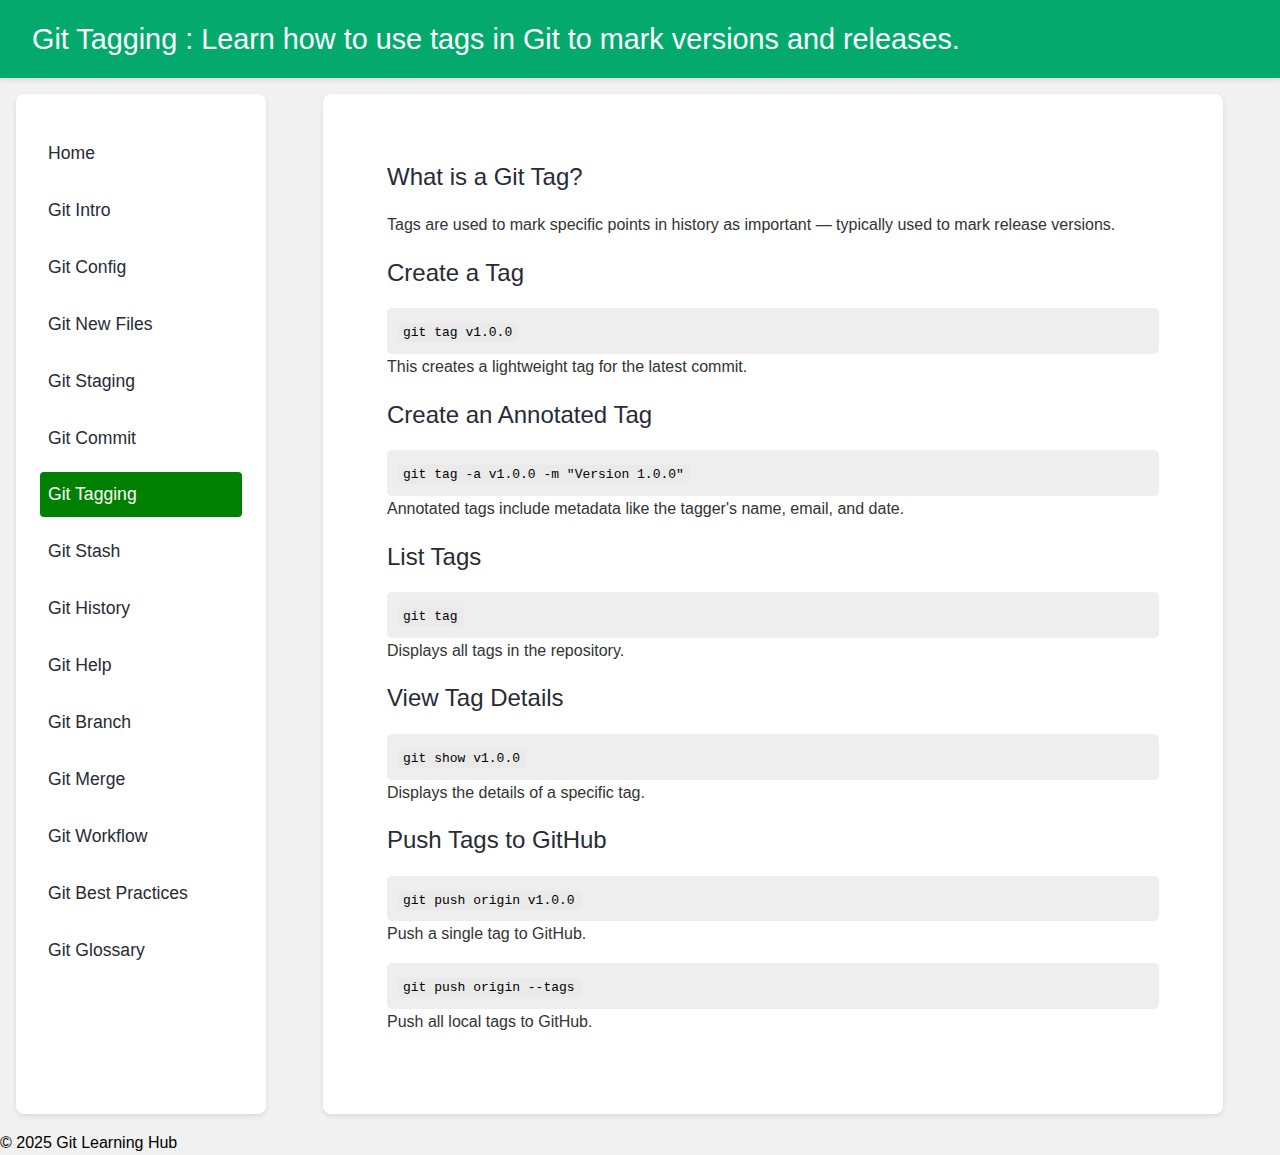
<file: html/tagging.html>
<!DOCTYPE html>
<html lang="en">
  <head>
    <meta charset="UTF-8" />
    <meta name="viewport" content="width=device-width, initial-scale=1.0" />
    <title>Git Tagging</title>
    <link rel="stylesheet" href="../css/style1.css" />
  </head>
  <body>
    <div class="container">
      <header>
        <div class="logo">
          <h1>
            Git Tagging : Learn how to use tags in Git to mark versions and
            releases.
          </h1>
          <!-- <h3>Learn how to save changes to your Git repository</h3> -->
        </div>
        <nav>
          <a
            href="#"
            style="color: white; text-decoration: none; margin-left: 1rem"
          ></a>
          <a
            href="#"
            style="color: white; text-decoration: none; margin-left: 1rem"
          ></a>
          <a
            href="#"
            style="color: white; text-decoration: none; margin-left: 1rem"
          ></a>
        </nav>
      </header>
      <div class="content">
        <nav class="sidebar">
          <ul>
            <li><a href="../index.html">Home</a></li>
            <li><a href="intro.html">Git Intro</a></li>
            <li><a href="config.html">Git Config</a></li>
            <li><a href="newfile.html">Git New Files</a></li>
            <li><a href="staging.html">Git Staging</a></li>
            <li><a href="commit.html">Git Commit</a></li>
            <li><a href="tagging.html" class="active">Git Tagging</a></li>
            <li><a href="stash.html">Git Stash</a></li>
            <li><a href="history.html">Git History</a></li>
            <li><a href="githelp.html">Git Help</a></li>
            <li><a href="branch.html">Git Branch</a></li>
            <li><a href="merge.html">Git Merge</a></li>
            <li><a href="workflow.html">Git Workflow</a></li>
            <li><a href="best_practice.html">Git Best Practices</a></li>
            <li><a href="glossary.html">Git Glossary</a></li>
          </ul>
        </nav>
        <main class="main-body">
          <section>
            <h2>What is a Git Tag?</h2>
            <p>
              Tags are used to mark specific points in history as important —
              typically used to mark release versions.
            </p>
          </section>

          <section>
            <h2>Create a Tag</h2>
            <pre><code>git tag v1.0.0</code></pre>
            <p>This creates a lightweight tag for the latest commit.</p>
          </section>

          <section>
            <h2>Create an Annotated Tag</h2>
            <pre><code>git tag -a v1.0.0 -m "Version 1.0.0"</code></pre>
            <p>
              Annotated tags include metadata like the tagger's name, email, and
              date.
            </p>
          </section>

          <section>
            <h2>List Tags</h2>
            <pre><code>git tag</code></pre>
            <p>Displays all tags in the repository.</p>
          </section>

          <section>
            <h2>View Tag Details</h2>
            <pre><code>git show v1.0.0</code></pre>
            <p>Displays the details of a specific tag.</p>
          </section>

          <section>
            <h2>Push Tags to GitHub</h2>
            <pre><code>git push origin v1.0.0</code></pre>
            <p>Push a single tag to GitHub.</p>
            <pre><code>git push origin --tags</code></pre>
            <p>Push all local tags to GitHub.</p>
          </section>
        </main>
      </div>
    </div>
    <footer>
      <p>&copy; 2025 Git Learning Hub</p>
    </footer>
  </body>
</html>
</file>
<file: css/style1.css>
/* --- style1.css --- */
* {
    margin: 0;
    padding: 0;
    box-sizing: border-box;
    font-family: 'Segoe UI', Tahoma, Geneva, Verdana, sans-serif;
}

body {
    background-color: #f1f1f1;
    line-height: 1.6;
}

.container {
    display: flex;
    flex-direction: column;
    min-height: 100vh;
    max-width: 1400px;
    margin: 0 auto;
}

header {
    background-color: #04AA6D;
    color: white;
    padding: 1rem 2rem;
    display: flex;
    align-items: center;
    justify-content: space-between;
    box-shadow: 0 2px 5px rgba(0,0,0,0.1);
}

header h1 {
    font-size: 1.8rem;
    font-weight: 500;
}

header .logo {
    display: flex;
    align-items: center;
}

header .logo img {
    height: 40px;
    margin-right: 1rem;
}

.content {
    display: flex;
    flex: 1;
    margin: 1rem;
    gap: 1rem;
}

.sidebar li a.active{
    background-color: green;
    color: white;
}

.sidebar {
    width: 250px;
    background-color: #ffffff;
    padding: 1.5rem;
    border-radius: 8px;
    box-shadow: 0 2px 5px rgba(0,0,0,0.1);
}

.sidebar ul {
    list-style: none;
}

.sidebar ul li {
    margin: 0.8rem 0;
}

.sidebar ul li a {
    text-decoration: none;
    color: #282A35;
    font-size: 1.1rem;
    padding: 0.5rem;
    display: block;
    border-radius: 4px;
    transition: background-color 0.3s;
}

.sidebar ul li a:hover {
    background-color: #04AA6D;
    color: white;
}

.main-body {
  max-width: 900px;
  margin: 0 auto;
    flex: 1;
    background-color: #ffffff;
    padding: 4rem;
    border-radius: 8px;
    box-shadow: 0 2px 5px rgba(0,0,0,0.1);
}

.main-body h2 {
    color: #282A35;
    margin-bottom: 1rem;
    font-weight: 500;
}

.main-body p {
    color: #333;
    margin-bottom: 1rem;
    font-size: 1rem;
}

.main-body .example-box {
    background-color: #f1f1f1;
    padding: 1rem;
    border-left: 4px solid #04AA6D;
    margin: 1rem 0;
    border-radius: 4px;
}

pre {
  background-color: #eee;
  padding: 10px;
  border-radius: 5px;
  overflow-x: auto;
}

code {
  background-color: #eaeaea;
  padding: 2px 6px;
  border-radius: 5px;
  font-family: monospace;
}

.footer{
    text-align: center;
}

@media (max-width: 768px) {
    .content {
        flex-direction: column;
        margin: 0.5rem;
    }
    .sidebar {
        width: 100%;
    }
    header {
        flex-direction: column;
        text-align: center;
    }
    header .logo {
        margin-bottom: 1rem;
    }
}
</file>
<file: css/glossarystyle.css>
* {
  margin: 0;
  padding: 0;
  box-sizing: border-box;
}

body {
  font-family: 'Segoe UI', Tahoma, Geneva, Verdana, sans-serif;
  background-color: #f4f6f8;
  color: #2c3e50;
  padding: 20px;
  line-height: 1.6;
}

header {
  text-align: center;
  margin-bottom: 40px;
}

h1 {
  font-size: 2.8em;
  margin-bottom: 0.3em;
  color: #34495e;
}
/* 
main {
  max-width: 700px;
  margin: 0 auto;
  background: #ffffff;
  padding: 25px 30px;
  border-radius: 8px;
  box-shadow: 0 4px 12px rgba(0,0,0,0.1);
} */

dl dt {
  font-weight: 700;
  font-size: 1.2em;
  margin-top: 1em;
  color: #2980b9;
}

dl dd {
  margin-left: 1.2em;
  margin-bottom: 0.8em;
  color: #555;
}

footer {
  text-align: center;
  margin-top: 50px;
  font-size: 0.9em;
  color: #7f8c8d;
}
</file>
